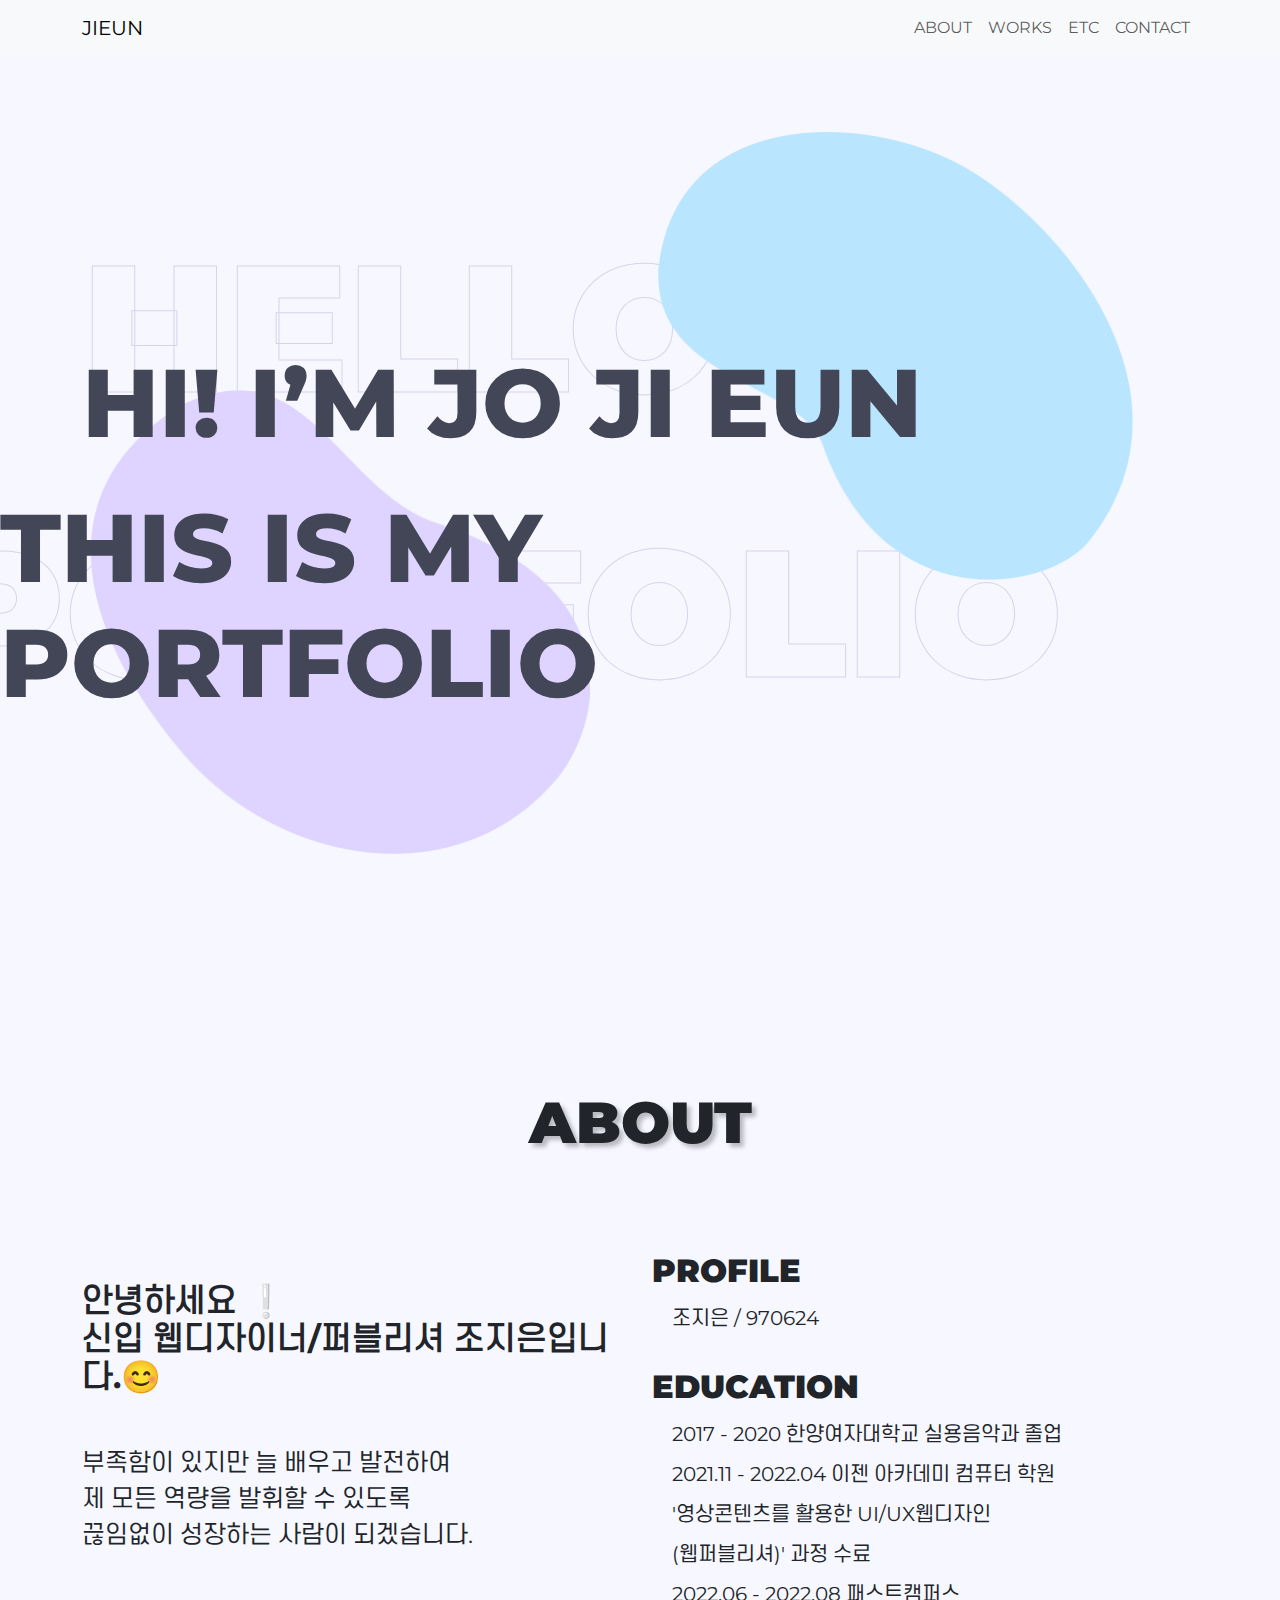
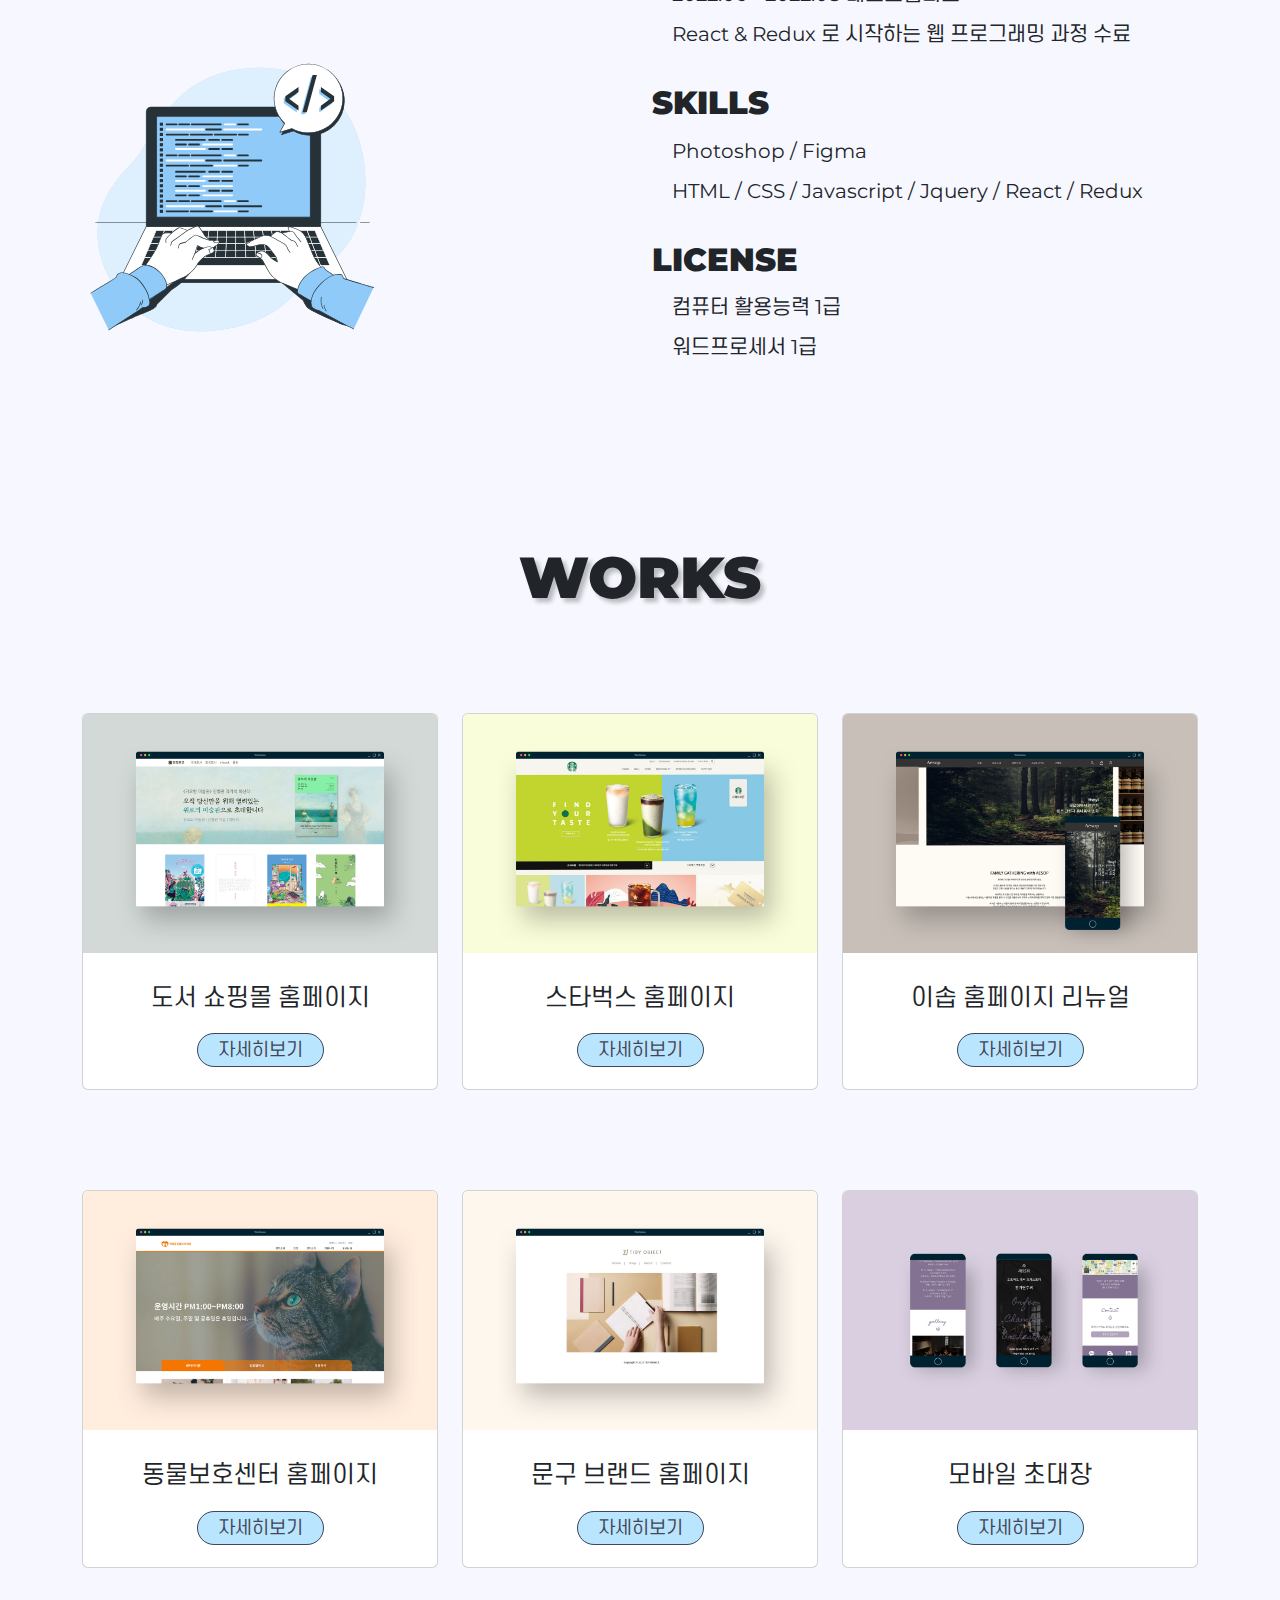
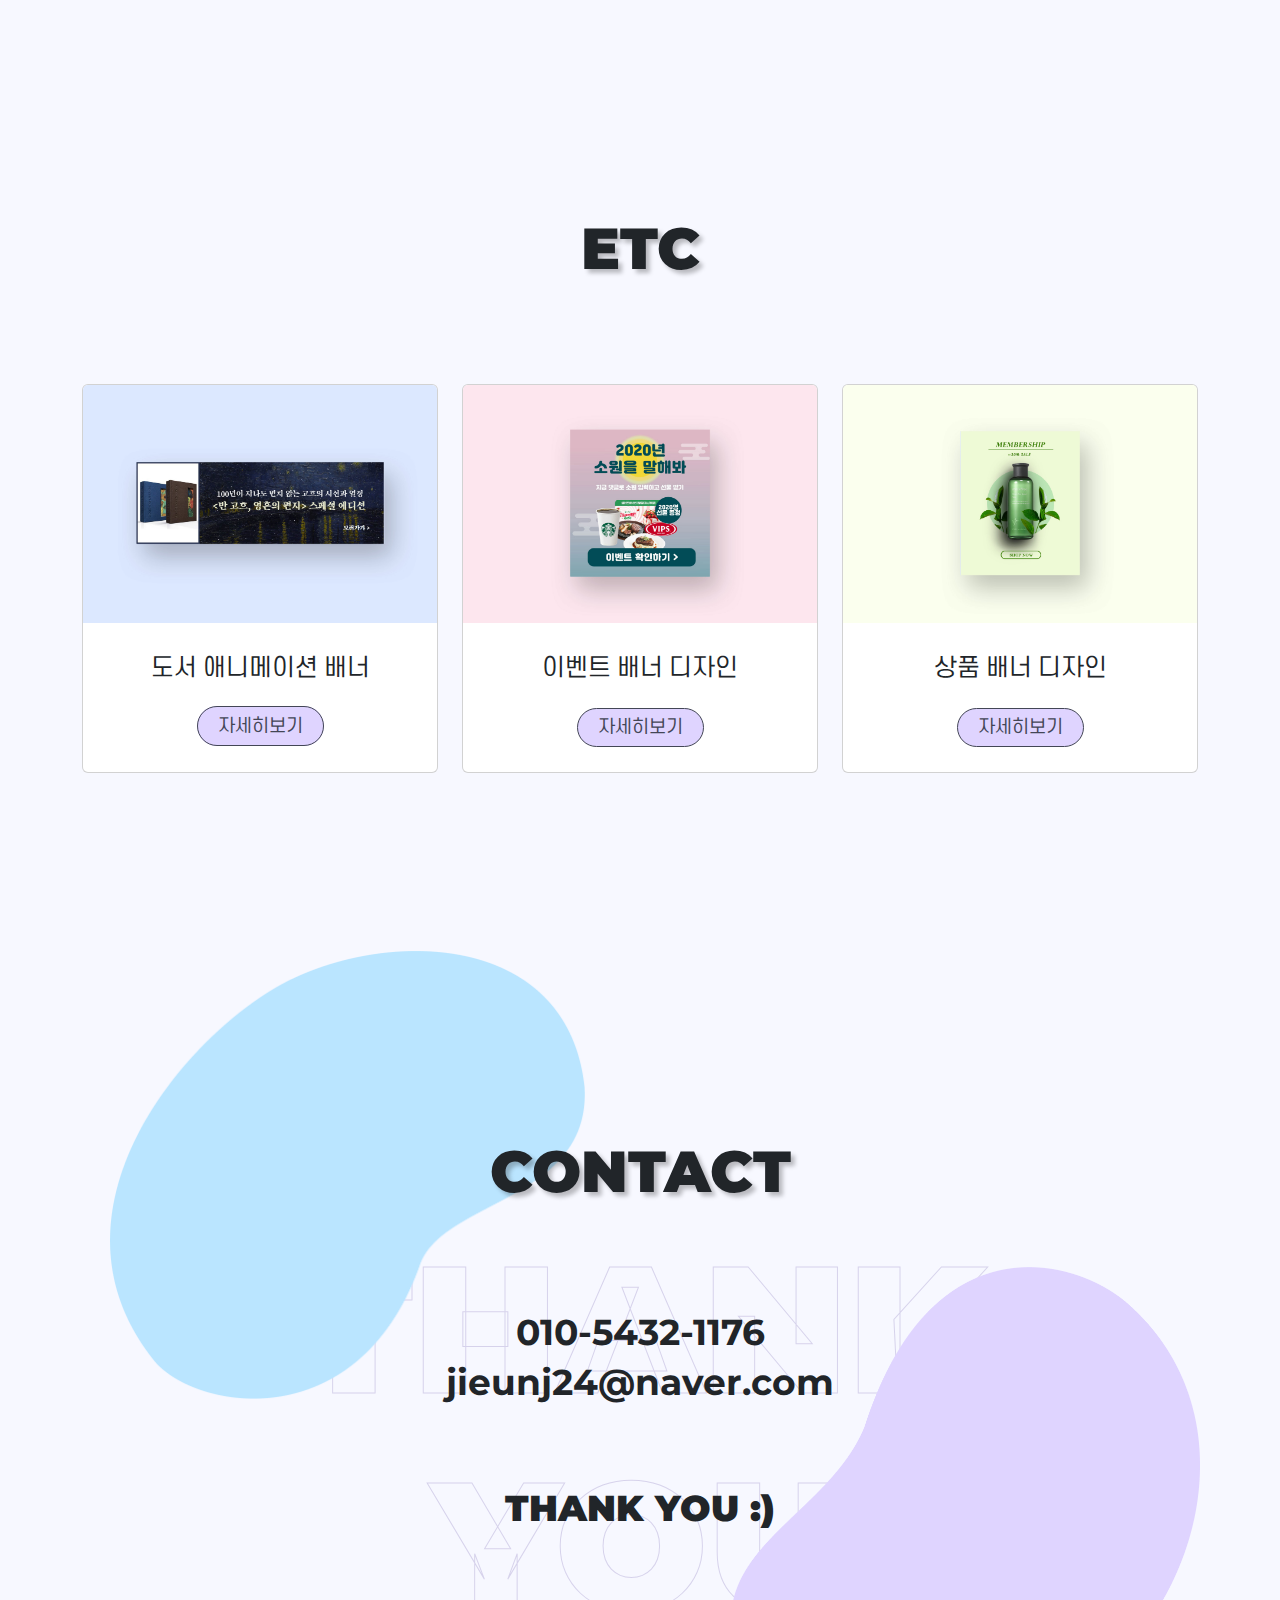
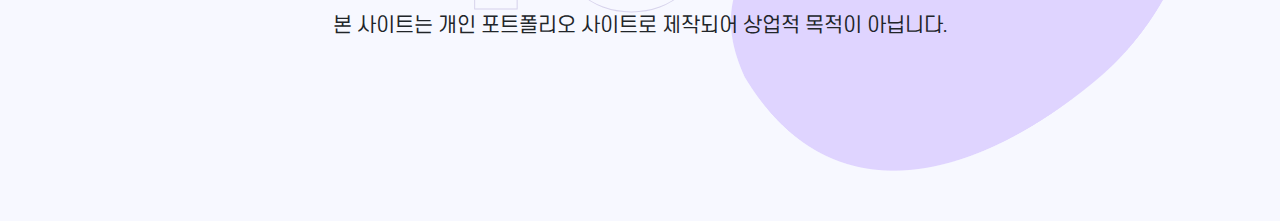
<file: index.html>
<!DOCTYPE html>
<html lang="en">
<head>
    <meta charset="UTF-8">
    <meta http-equiv="X-UA-Compatible" content="IE=edge">
    <meta name="viewport" content="width=device-width, initial-scale=1.0">
    <title>조지은의 포트폴리오</title>
    <link href="https://cdn.jsdelivr.net/npm/bootstrap@5.1.3/dist/css/bootstrap.min.css" rel="stylesheet">
    <script src="https://cdn.jsdelivr.net/npm/bootstrap@5.1.3/dist/js/bootstrap.bundle.min.js"></script>
    <script src="https://ajax.googleapis.com/ajax/libs/jquery/3.5.1/jquery.min.js"></script>
    <link rel="stylesheet" href="./css/style.css">
    <link
    rel="stylesheet"
    href="https://cdnjs.cloudflare.com/ajax/libs/animate.css/4.1.1/animate.min.css"/>
    <link href="https://fonts.googleapis.com/css2?family=Montserrat:wght@400;500;700;900&display=swap" rel="stylesheet">
    <script src="js/main.js"></script>
    <meta property="og:image" content="./images/title-img.jpg">
    <meta property="og:title" content="조지은의 포트폴리오">
    <meta property="og:description" content="신입 웹디자이너/퍼블리셔 조지은의 포트폴리오입니다.">
  </head>
  <body>
    <header>
      <nav class="navbar navbar-expand-sm bg-light navbar-light fixed-top">
        <div class="container">
          <a class="navbar-brand" href="./">JIEUN</a>
          <button class="navbar-toggler" type="button" data-bs-toggle="collapse" data-bs-target="#collapsibleNavbar">
            <span class="navbar-toggler-icon"></span>
          </button>
          <div class="collapse navbar-collapse" id="collapsibleNavbar">
            <ul class="navbar-nav ms-auto">
              <li class="nav-item">
                <a class="nav-link" href="#about">ABOUT</a>
              </li>
              <li class="nav-item">
                <a class="nav-link" href="#works">WORKS</a>
              </li>
              <li class="nav-item">
                <a class="nav-link" href="#etc">ETC</a>
              </li>
              <li class="nav-item">
                <a class="nav-link" href="#contact">CONTACT</a>
              </li>
            </ul>
          </div>
        </div>
      </nav>              
    </header>


    <section id="home">
        <div class="container">
          <div class="title-group">
            <h1>HELLO</h1>
            <h1>PORTFOLIO</h1>
          </div>
          <div class="elipse">
            <img src="./images/elipse-pupple.png" alt="elipse1">
            <img src="./images/elipse-blue.png" alt="elipse2">
          </div>
          <div class="title-text">
            <h1 class="animate__animated animate__slideInLeft" >HI! I’M <span>JO JI EUN</span></h1>
            <h1 class="animate__animated animate__slideInRight" >THIS IS MY <span>PORTFOLIO</span></h1>
          </div>
        </div>
    </section>

    <section id="about">
      <div class="container py-5">
          <h1 class="mb-4 text-center animate__animated animate__fadeInDown">ABOUT</h1>
          <div class="row">
            <div class="col-sm-6 about-info1">
              <h2 class="animate__animated animate__pulse animate__infinite">
                안녕하세요 ❕<br>
                신입 웹디자이너/퍼블리셔 조지은입니다.😊
              </h2>
              <p>
                부족함이 있지만 늘 배우고 발전하여 <br>
                제 모든 역량을 발휘할 수 있도록 <br>
                끊임없이 성장하는 사람이 되겠습니다.
              </p>
              <div class="about-info-img">
                <img src="./images/Hand coding-bro.svg" alt="hand-img">
              </div>
            </div>
            
            <div class="col-sm-6 about-info2">
              <div class="about-text">
                <h2>PROFILE</h2>
                <p>조지은 / 970624</p>
              </div>
              <div class="about-text">
                <h2>EDUCATION</h2>
                <p>
                  2017 - 2020 한양여자대학교 실용음악과 졸업<br>
                  2021.11 - 2022.04 이젠 아카데미 컴퓨터 학원<br>
                  '영상콘텐츠를 활용한 UI/UX웹디자인<br>
                  (웹퍼블리셔)' 과정 수료<br>
                  2022.06 - 2022.08 패스트캠퍼스 <br>
                  React & Redux 로 시작하는 웹 프로그래밍 과정 수료
                </p>
              </div>
              <div class="about-text">
                <h2>SKILLS</h2>
                <p>
                  Photoshop / Figma <br>
                  HTML / CSS / Javascript / Jquery / React / Redux
                </p>
              </div>
              <div class="about-text">
                <h2>LICENSE</h2>
                <p>
                  컴퓨터 활용능력 1급 <br>
                  워드프로세서 1급
                </p>
              </div>
            </div>
          </div><!-- row -->
      </div><!-- container -->
    </section>

    <section id="works">
      <div class="container py-5">
        <h1 class="text-center animate__animated animate__fadeInDown">WORKS</h1>
        <div class="row">
          <div class="col-sm-4">
            <div class="card p-0">
              <a href="./sub-yeonheebooks.html" class="img-box" target="blank"><img src="./images/yeonheebooks.jpg" alt="Card image" class="card-img-top"></a>
              <div class="card-body text-center">
                <h4 class="card-title">도서 쇼핑몰 홈페이지</h4>
                <a href="./sub-yeonheebooks.html" class="works-btn" target="blank">자세히보기</a>
              </div>
            </div><!--card-->
          </div><!--col-sm-4-->

          <div class="col-sm-4">
            <div class="card p-0">
              <a href="./sub-starbucks.html" class="img-box" target="blank"><img src="./images/starbucks.jpg" alt="Card image" class="card-img-top"></a>
              <div class="card-body text-center">
                <h4 class="card-title">스타벅스 홈페이지</h4>
                <a href="./sub-starbucks.html" class="works-btn" target="blank">자세히보기</a>
              </div>
            </div><!--card-->
          </div><!--col-sm-4-->

          <div class="col-sm-4">
            <div class="card p-0">
              <a href="./sub-aesop.html" class="img-box" target="blank"><img src="./images/aesop.jpg" alt="Card image" class="card-img-top"></a>
              <div class="card-body text-center">
                <h4 class="card-title">이솝 홈페이지 리뉴얼</h4>
                <a href="./sub-aesop.html" class="works-btn" target="blank">자세히보기</a>
              </div>
            </div><!--card-->
          </div><!--col-sm-4-->

          <div class="col-sm-4">
            <div class="card p-0">
              <a href="./sub-hanmaum.html" class="img-box" target="blank"><img src="./images/animals.jpg" alt="Card image" class="card-img-top"></a>
              <div class="card-body text-center">
                <h4 class="card-title">동물보호센터 홈페이지</h4>
                <a href="./sub-hanmaum.html" class="works-btn" target="blank">자세히보기</a>
              </div>
            </div><!--card-->
          </div><!--col-sm-4-->

          <div class="col-sm-4">
            <div class="card p-0">
              <a href="./sub-tidy.html" class="img-box" target="blank"><img src="./images/tidy.jpg" alt="Card image" class="card-img-top"></a>
              <div class="card-body text-center">
                <h4 class="card-title">문구 브랜드 홈페이지</h4>
                <a href="./sub-tidy.html" class="works-btn" target="blank">자세히보기</a>
              </div>
            </div><!--card-->
          </div><!--col-sm-4-->

          <div class="col-sm-4">
            <div class="card p-0">
              <a href="./sub-concert.html" class="img-box" target="blank"><img src="./images/concert.jpg" alt="Card image" class="card-img-top"></a>
              <div class="card-body text-center">
                <h4 class="card-title">모바일 초대장</h4>
                <a href="./sub-concert.html" class="works-btn" target="blank">자세히보기</a>
              </div>
            </div><!--card-->
          </div><!--col-sm-4-->
        </div><!--row-->
      </div><!-- container -->
    </section>

    <section id="etc">
      <div class="container py-5">
        <h1 class="text-center animate__animated animate__fadeInDown">ETC</h1>
        <div class="row">
          <div class="col-sm-4">
            <div class="card p-0">
              <a href="https://zlrlo24.github.io/gogh-book/" class="img-box" target="blank"><img src="./images/book-banner.jpg" alt="Card image" class="card-img-top"></a>
              <div class="card-body text-center book">
                <h4 class="card-title">도서 애니메이션 배너</h4>
                <a href="https://zlrlo24.github.io/gogh-book/" class="etc-btn" target="blank">자세히보기</a>
              </div>
            </div><!--card-->
          </div><!--col-sm-4-->

          <div class="col-sm-4">
            <div class="card p-0">
              <a href="#" class="img-box" target="blank"><img src="./images/event-banner.jpg" alt="Card image" class="card-img-top"></a>
              <div class="card-body text-center">
                <h4 class="card-title">이벤트 배너 디자인</h4>
                <button type="button" class="etc-btn" data-bs-toggle="modal" data-bs-target="#myModal1">
                  자세히보기
                </button>
              </div>
            </div><!--card-->

            <div class="modal" id="myModal1">
              <div class="modal-dialog">
                <div class="modal-content">
                  <!-- Modal Header -->
                  <div class="modal-header">
                    <h4 class="modal-title">이벤트 배너 디자인</h4>
                    <button type="button" class="btn-close" data-bs-dismiss="modal"></button>
                  </div>
                  <!-- Modal body -->
                  <div class="modal-body">
                    <img src="./images/event.jpg" alt="hux">
                  </div>
                </div>
              </div>
            </div>
          </div><!--col-sm-4-->

          <div class="col-sm-4">
            <div class="card p-0">
              <a href="#" class="img-box" target="blank"><img src="./images/skin-banner.jpg" alt="Card image" class="card-img-top"></a>
              <div class="card-body text-center">
                <h4 class="card-title">상품 배너 디자인</h4>
                <button type="button" class="etc-btn" data-bs-toggle="modal" data-bs-target="#myModal2">
                  자세히보기
                </button>
              </div>
            </div><!--card-->
            
            <!-- The Modal -->
            <div class="modal" id="myModal2">
              <div class="modal-dialog">
                <div class="modal-content">
                  <!-- Modal Header -->
                  <div class="modal-header">
                    <h4 class="modal-title">상품 배너 디자인</h4>
                    <button type="button" class="btn-close" data-bs-dismiss="modal"></button>
                  </div>
                  <!-- Modal body -->
                  <div class="modal-body">
                    <img src="./images/skin.jpg" alt="skin">
                  </div>
                </div>
              </div>
            </div>
          </div><!--col-sm-4-->
        </div><!--row-->
      </div><!-- container -->
    </section>



    <section id="contact">
      <div class="container">
        <div class="title-group">
          <h1 class="text-center">THANK YOU</h1>
        </div>
        <div class="elipse">
          <img src="./images/elipse-blue-h.png" alt="elipse1">
          <img src="./images/elipse-pupple-h.png" alt="elipse2">
        </div>
        <div class="title-text text-center">
          <h1 class="animate__animated animate__fadeInDown">CONTACT</h1>
          <h3>
            010-5432-1176 <br>
            jieunj24@naver.com
          </h3>
          <h2 class="animate__animated animate__bounceIn animate__infinite animate__slow">THANK YOU :)</h2>
          <p>본 사이트는 개인 포트폴리오 사이트로 제작되어 상업적 목적이 아닙니다.</p>
        </div>
      </div>    
    </section>

    <a href="#" class="top-btn"><img src="./images/top-btn.svg" alt="위로가기"></a>


</body>
</html>
</file>
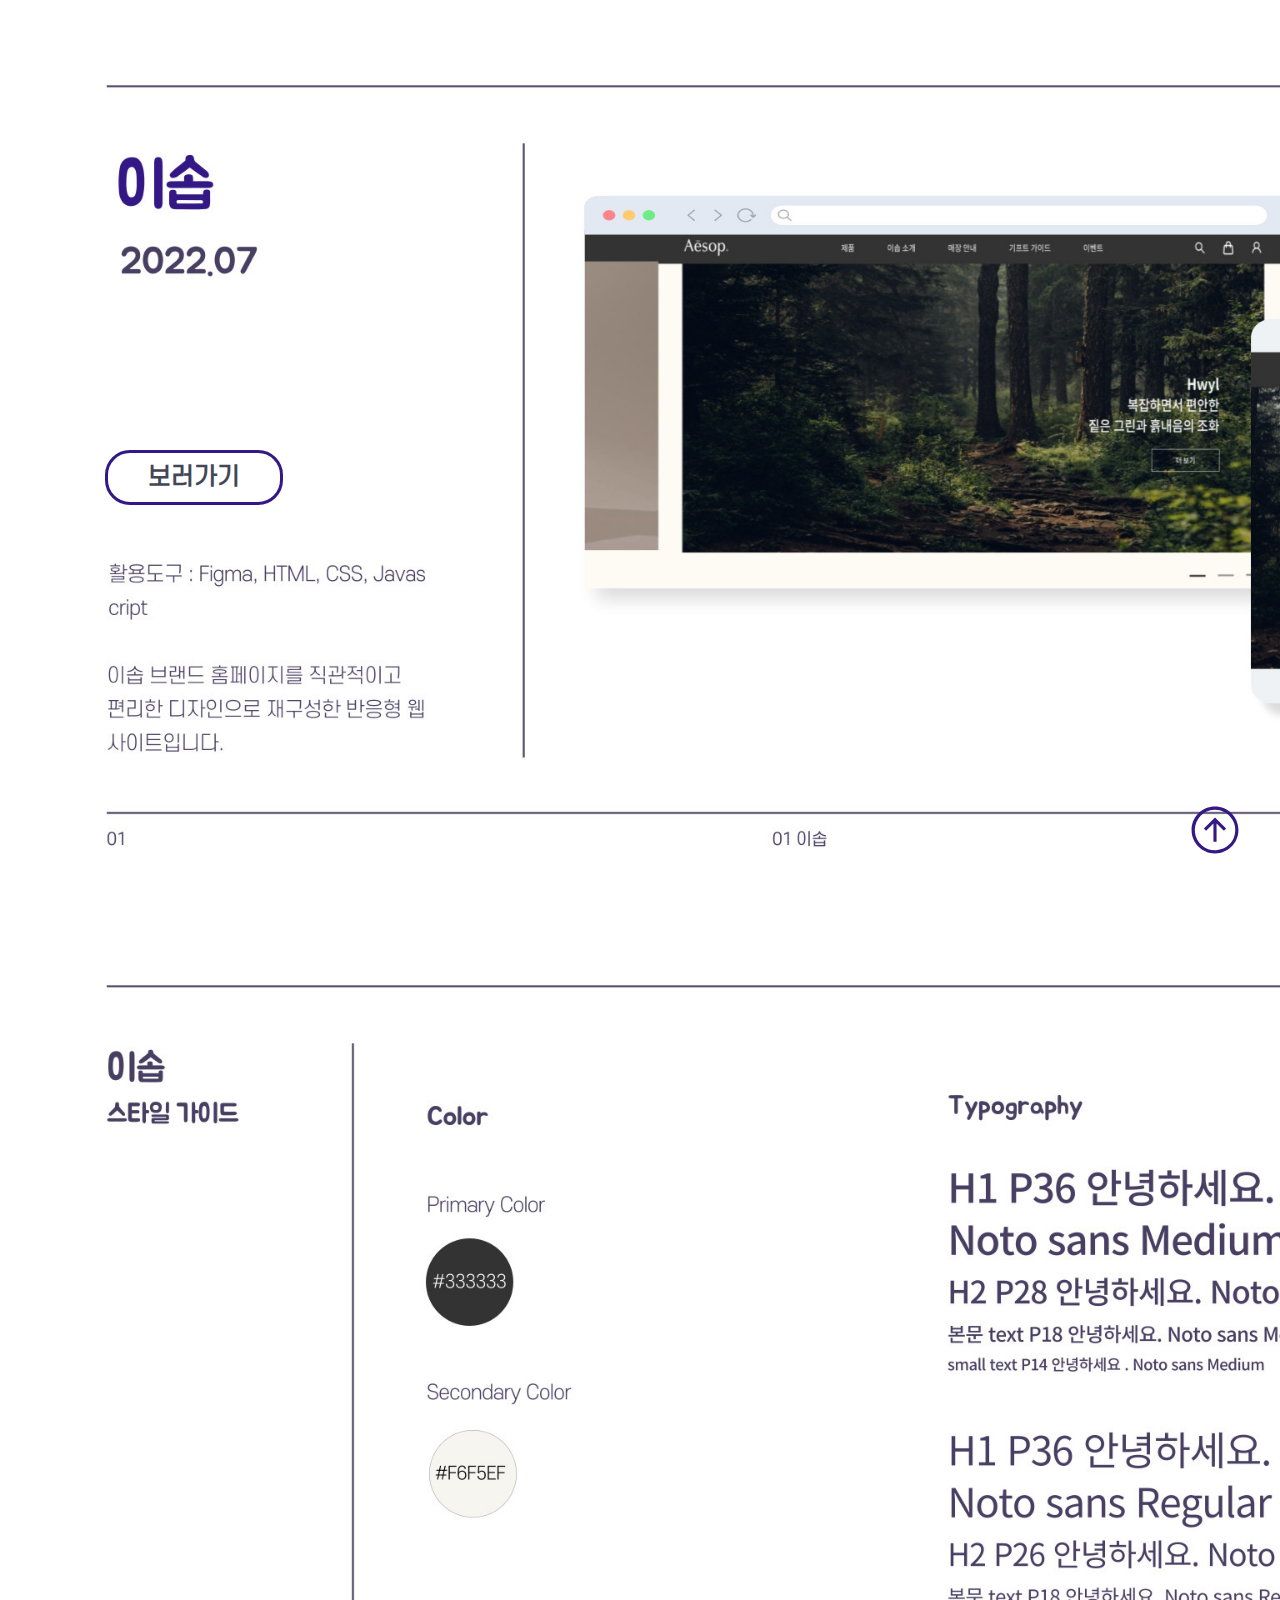
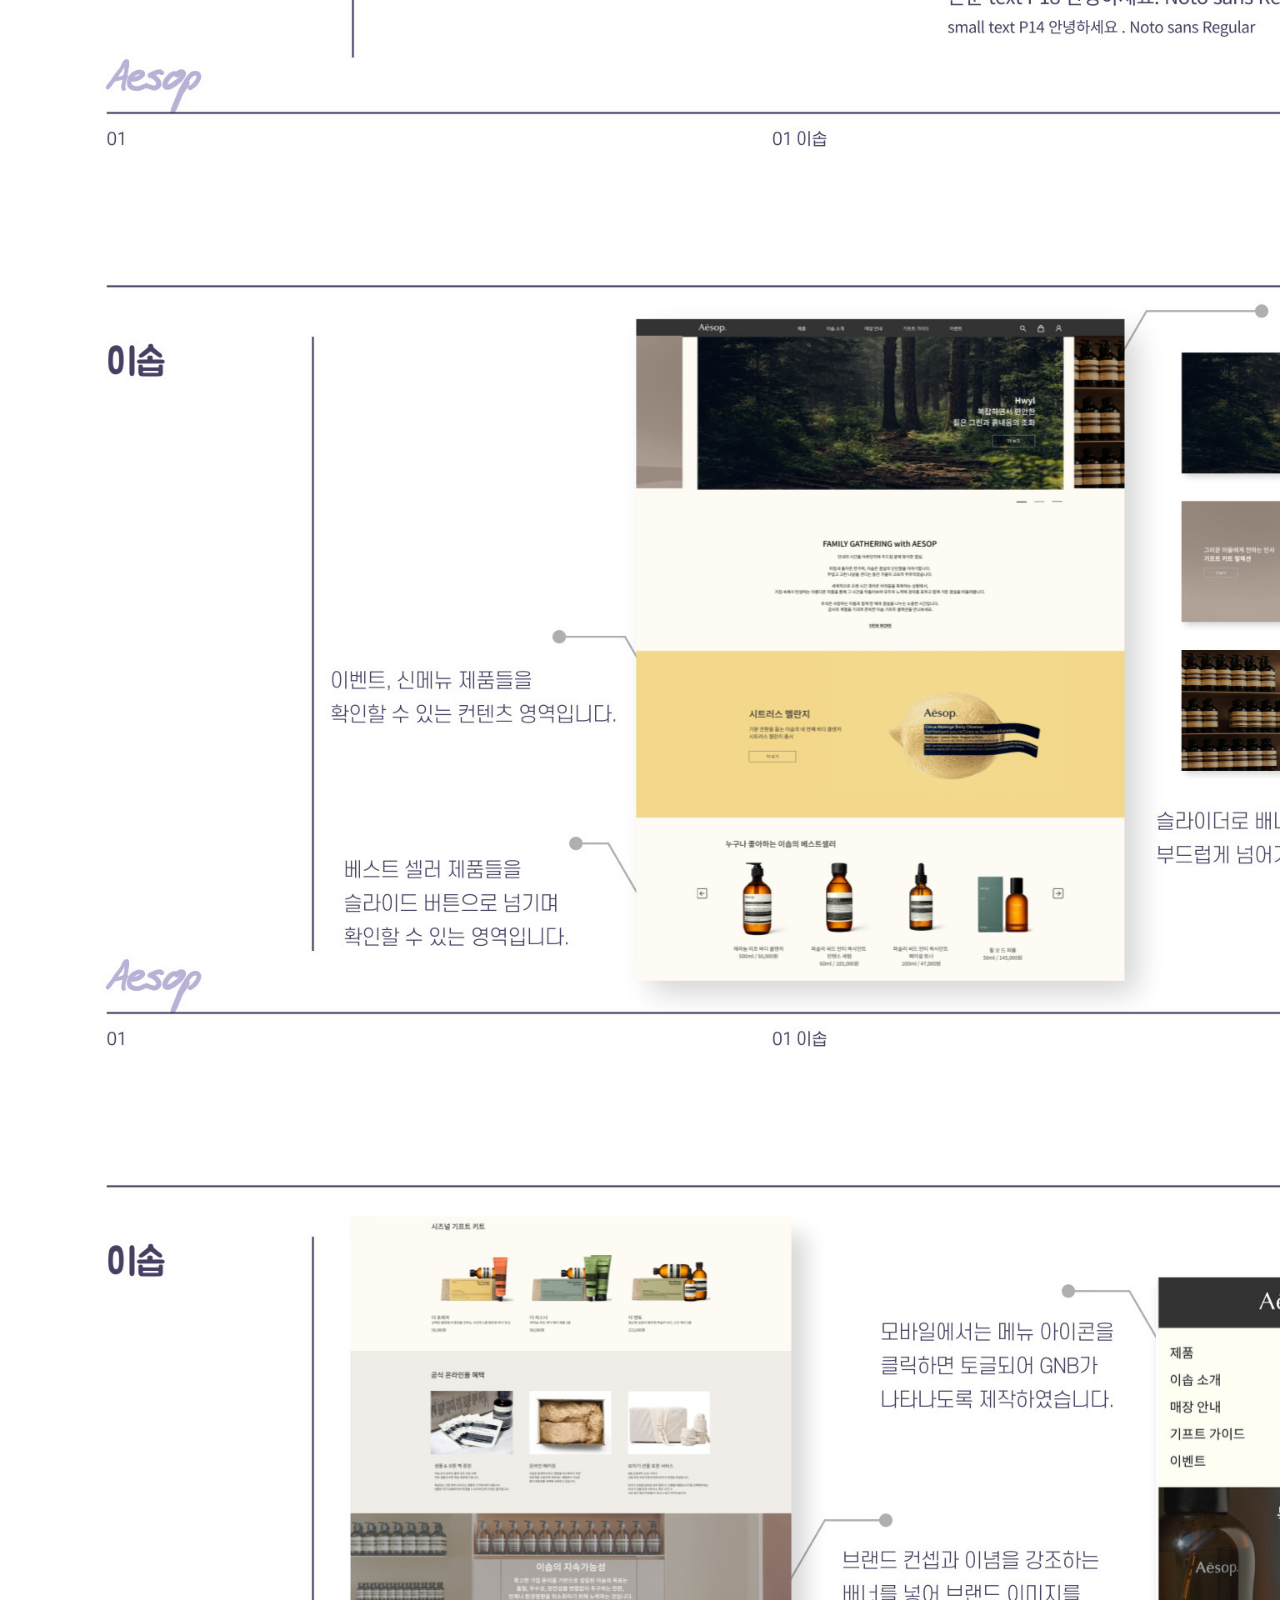
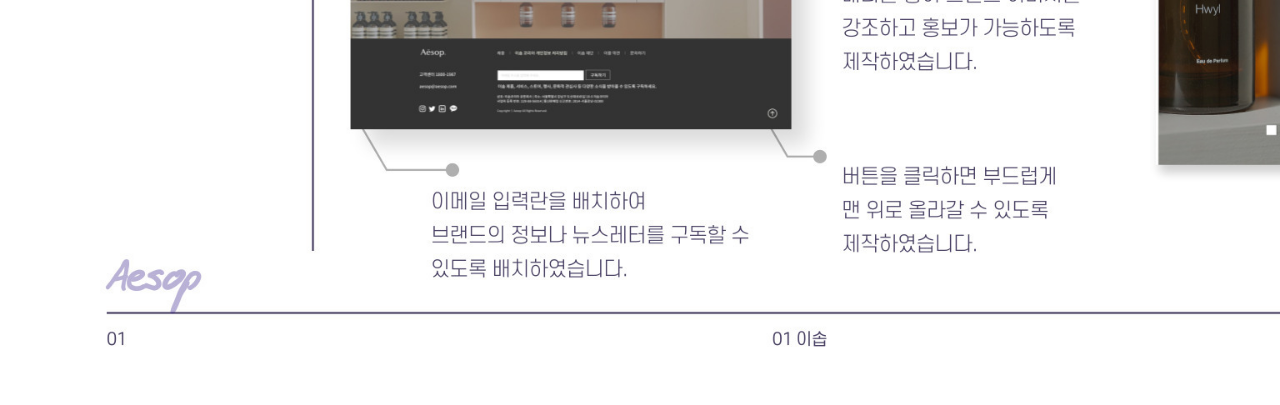
<file: sub-aesop.html>
<!DOCTYPE html>
<html lang="en">
<head>
    <meta charset="UTF-8">
    <meta http-equiv="X-UA-Compatible" content="IE=edge">
    <meta name="viewport" content="width=device-width, initial-scale=1.0">
    <title>이솝 홈페이지 리디자인</title>
    <link rel="stylesheet" href="./css/sub-style.css">
</head>
<body id="aesop">
    <div class="container">
        <a href="https://zlrlo24.github.io/aesop-home/" target="blank">보러가기</a>
        <img src="./images/aesop-info.jpg" alt="aesop">
    </div>
    <a href="#" class="top-btn"><img src="./images/top-btn.svg" alt="위로가기"></a>
</body>
</html>
</file>
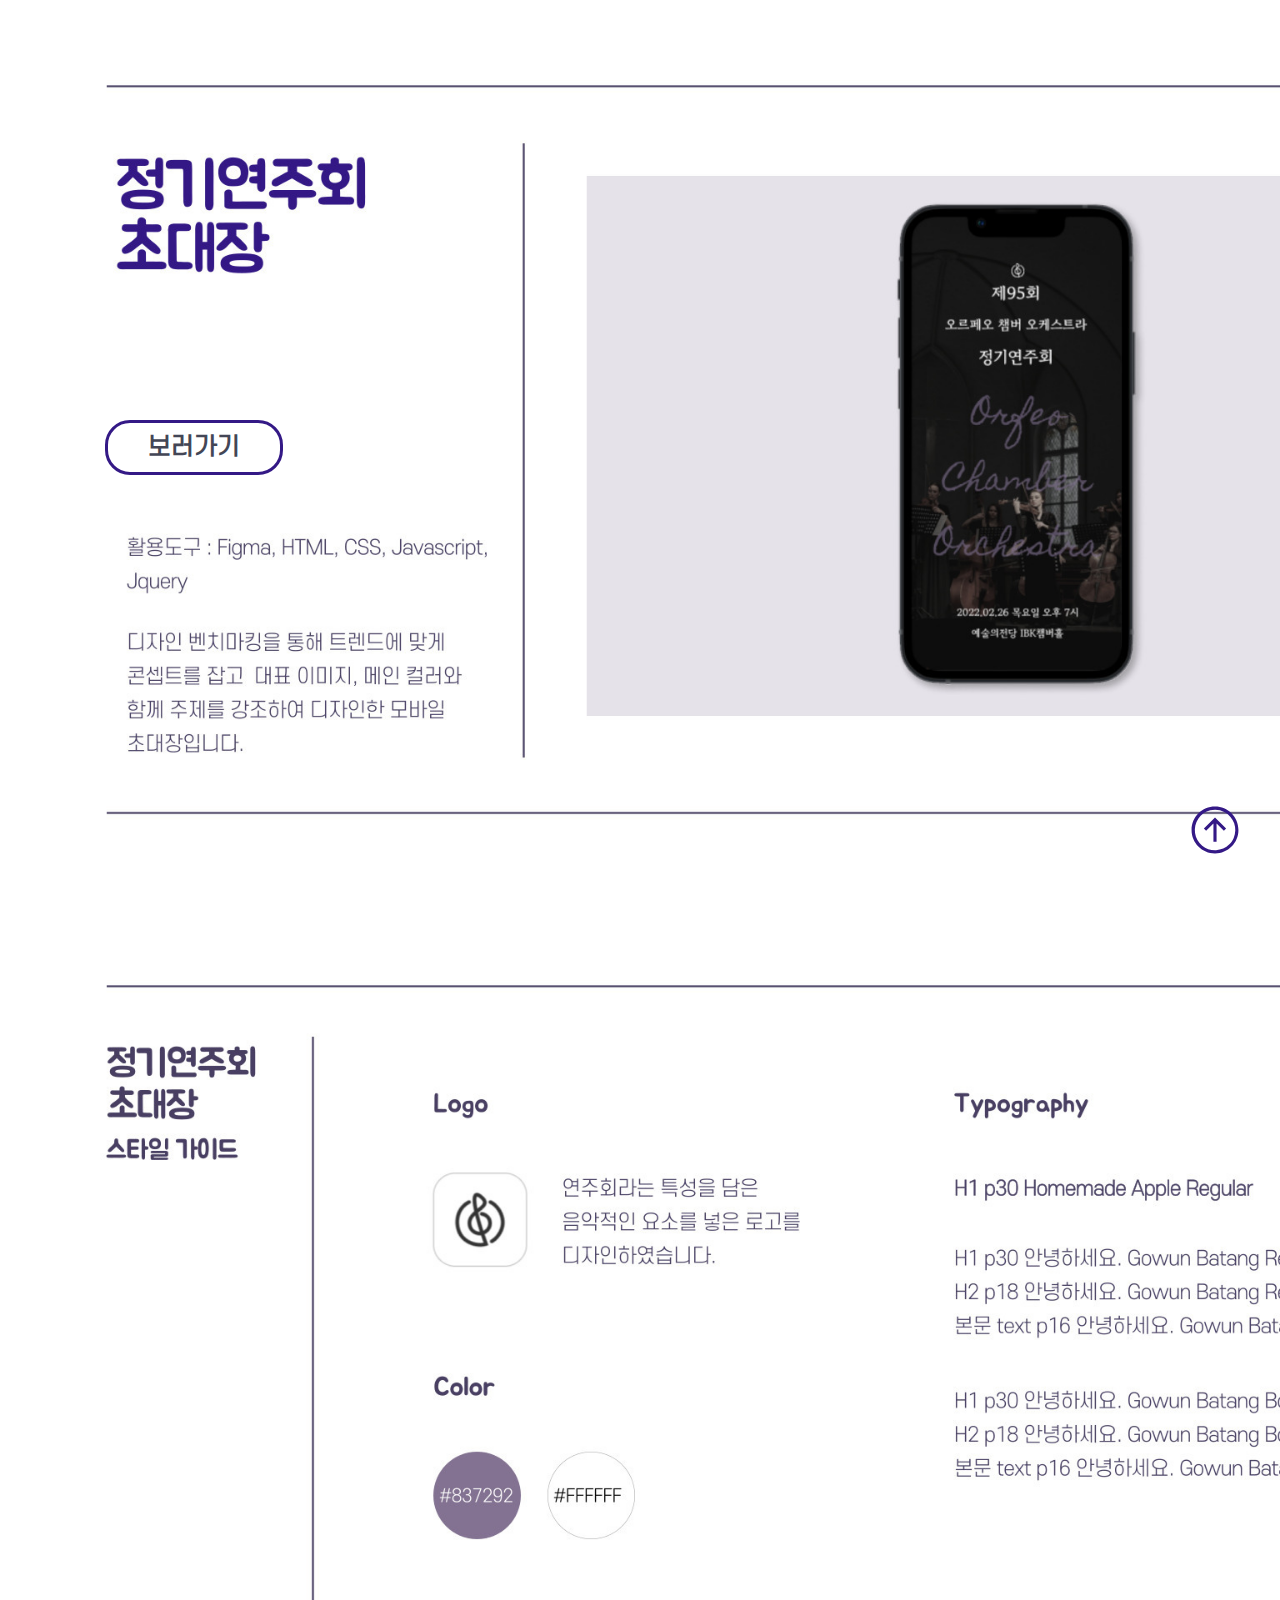
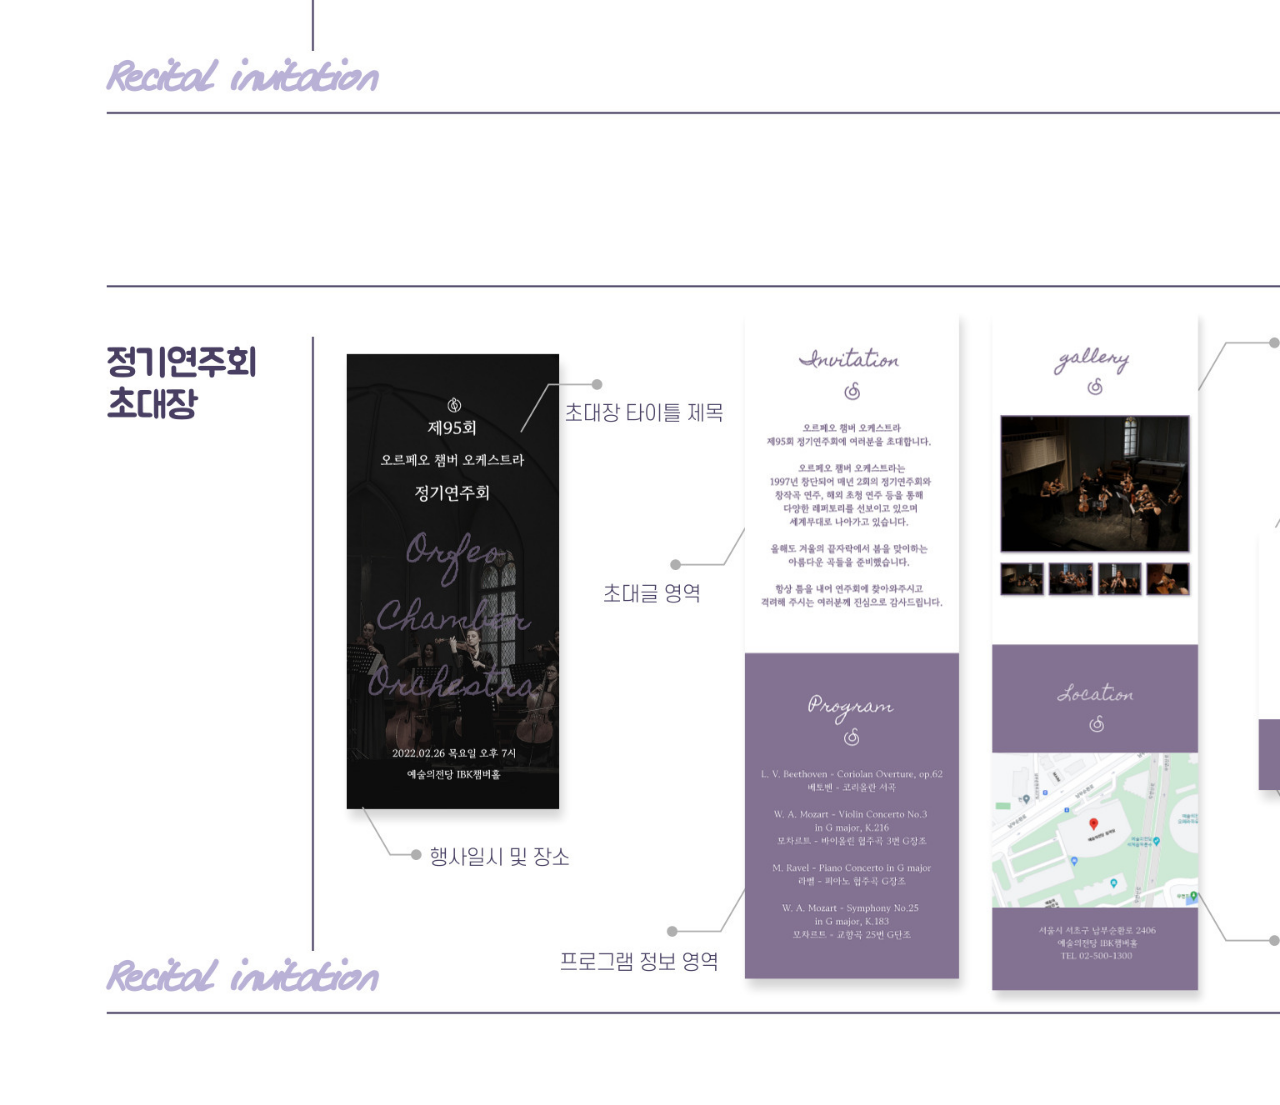
<file: sub-concert.html>
<!DOCTYPE html>
<html lang="en">
<head>
    <meta charset="UTF-8">
    <meta http-equiv="X-UA-Compatible" content="IE=edge">
    <meta name="viewport" content="width=device-width, initial-scale=1.0">
    <title>모바일 초대장</title>
    <link rel="stylesheet" href="./css/sub-style.css">
</head>
<body>
    <div class="container">
        <a href="https://zlrlo24.github.io/recital-invitation/" target="blank">보러가기</a>
        <img src="./images/concert-info.jpg" alt="concert">
    </div>
    <a href="#" class="top-btn"><img src="./images/top-btn.svg" alt="위로가기"></a>
</body>
</html>
</file>
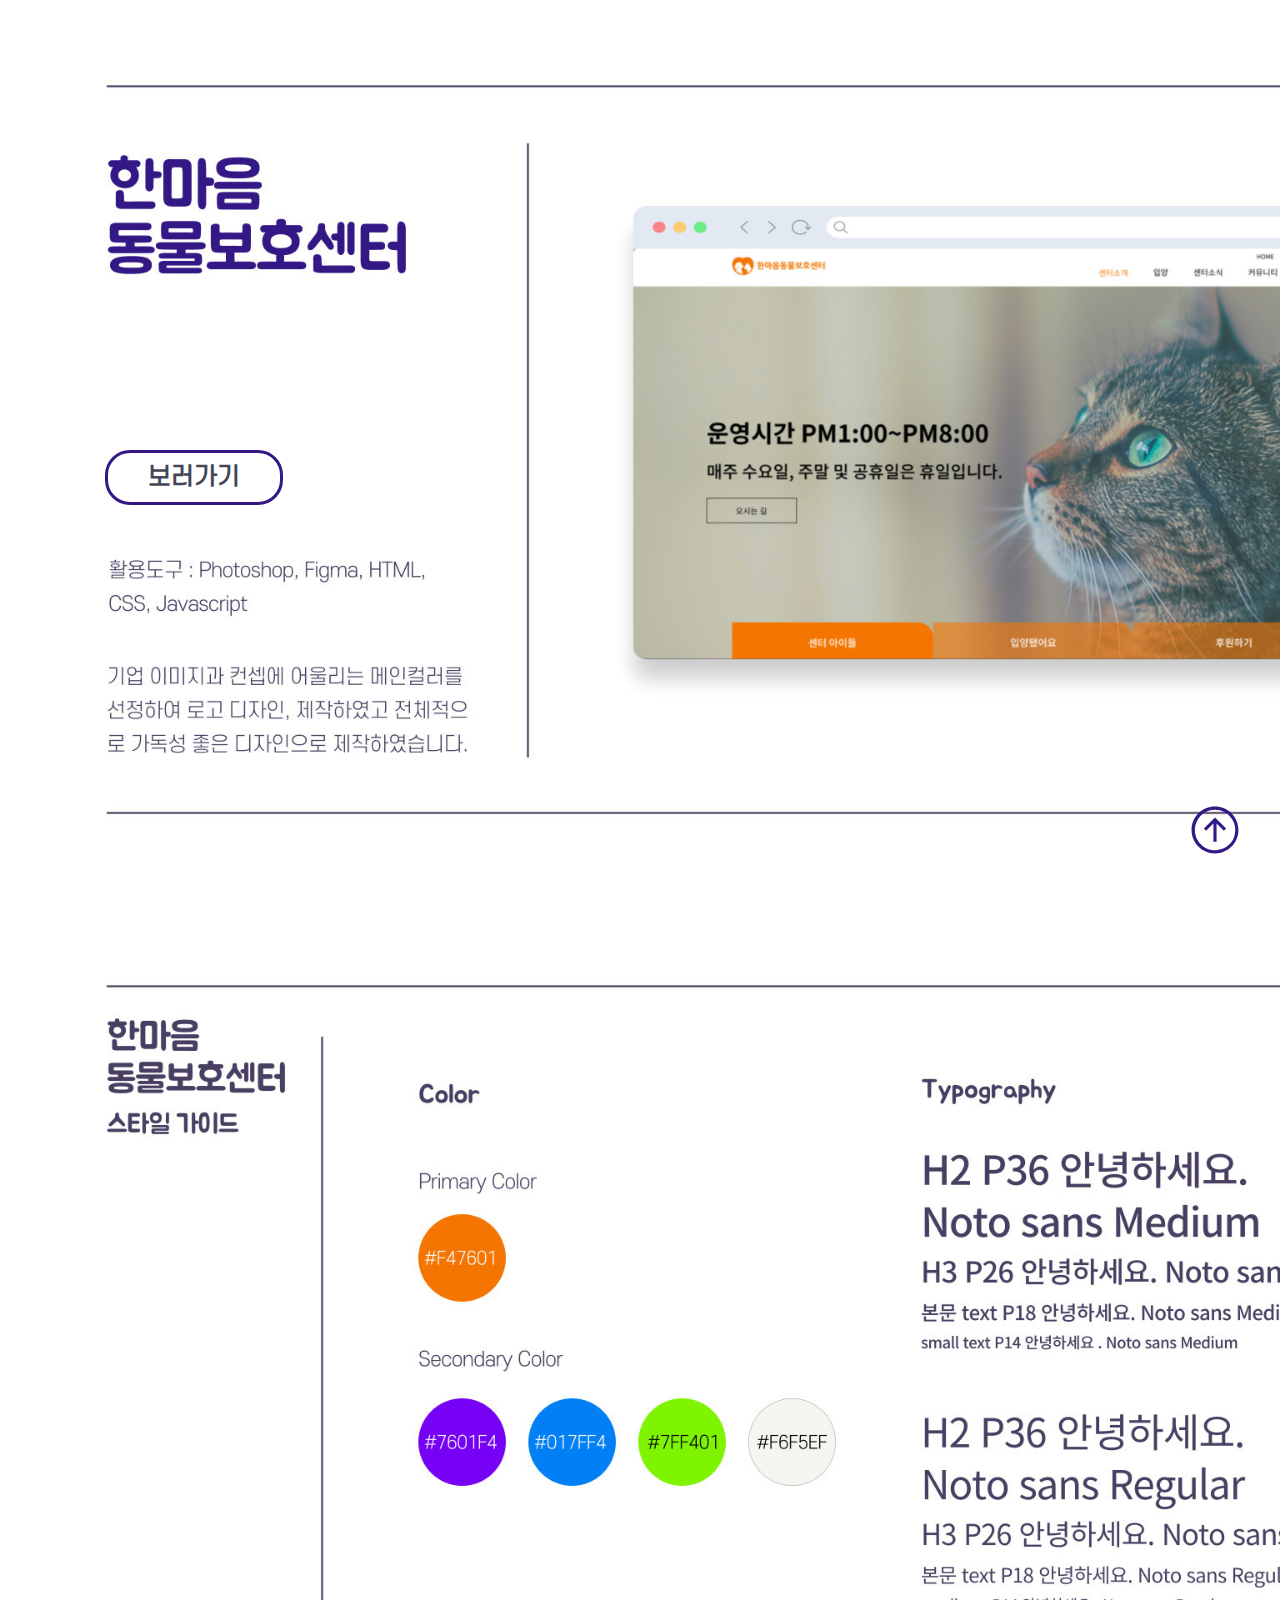
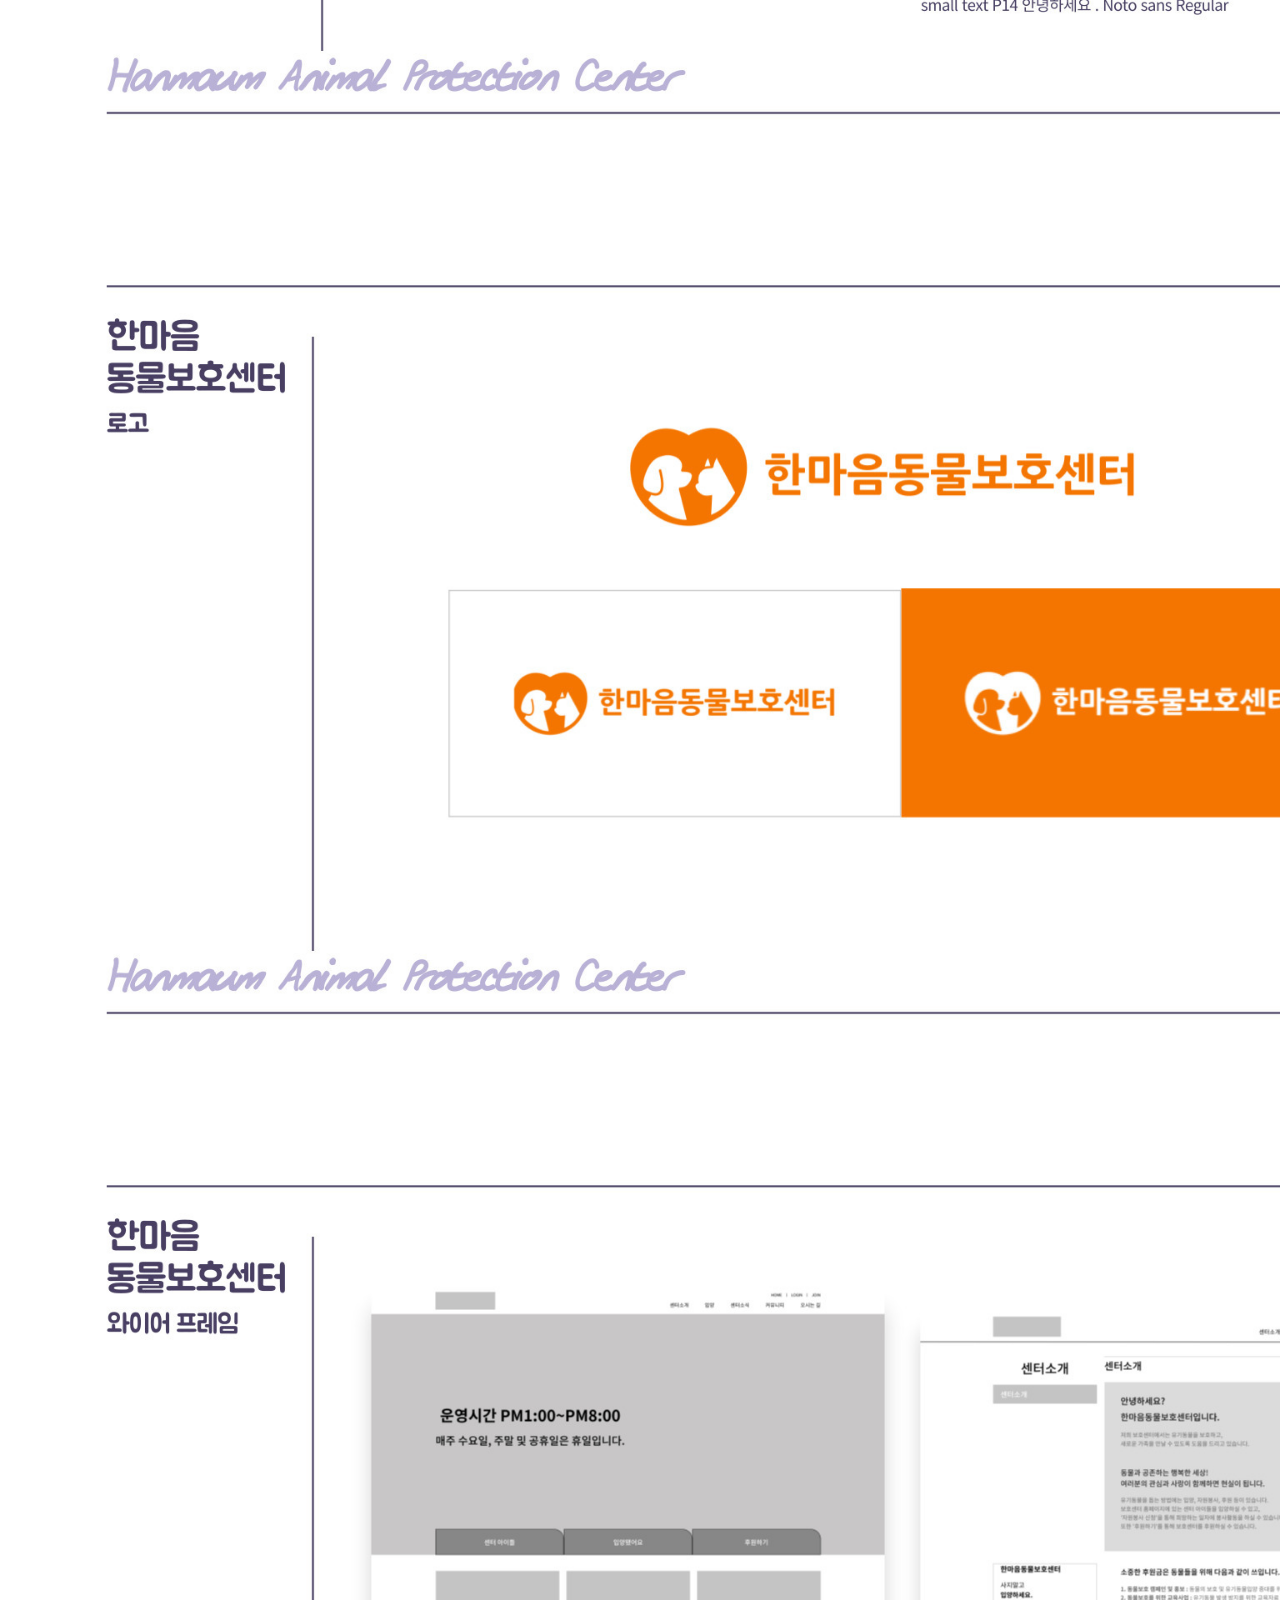
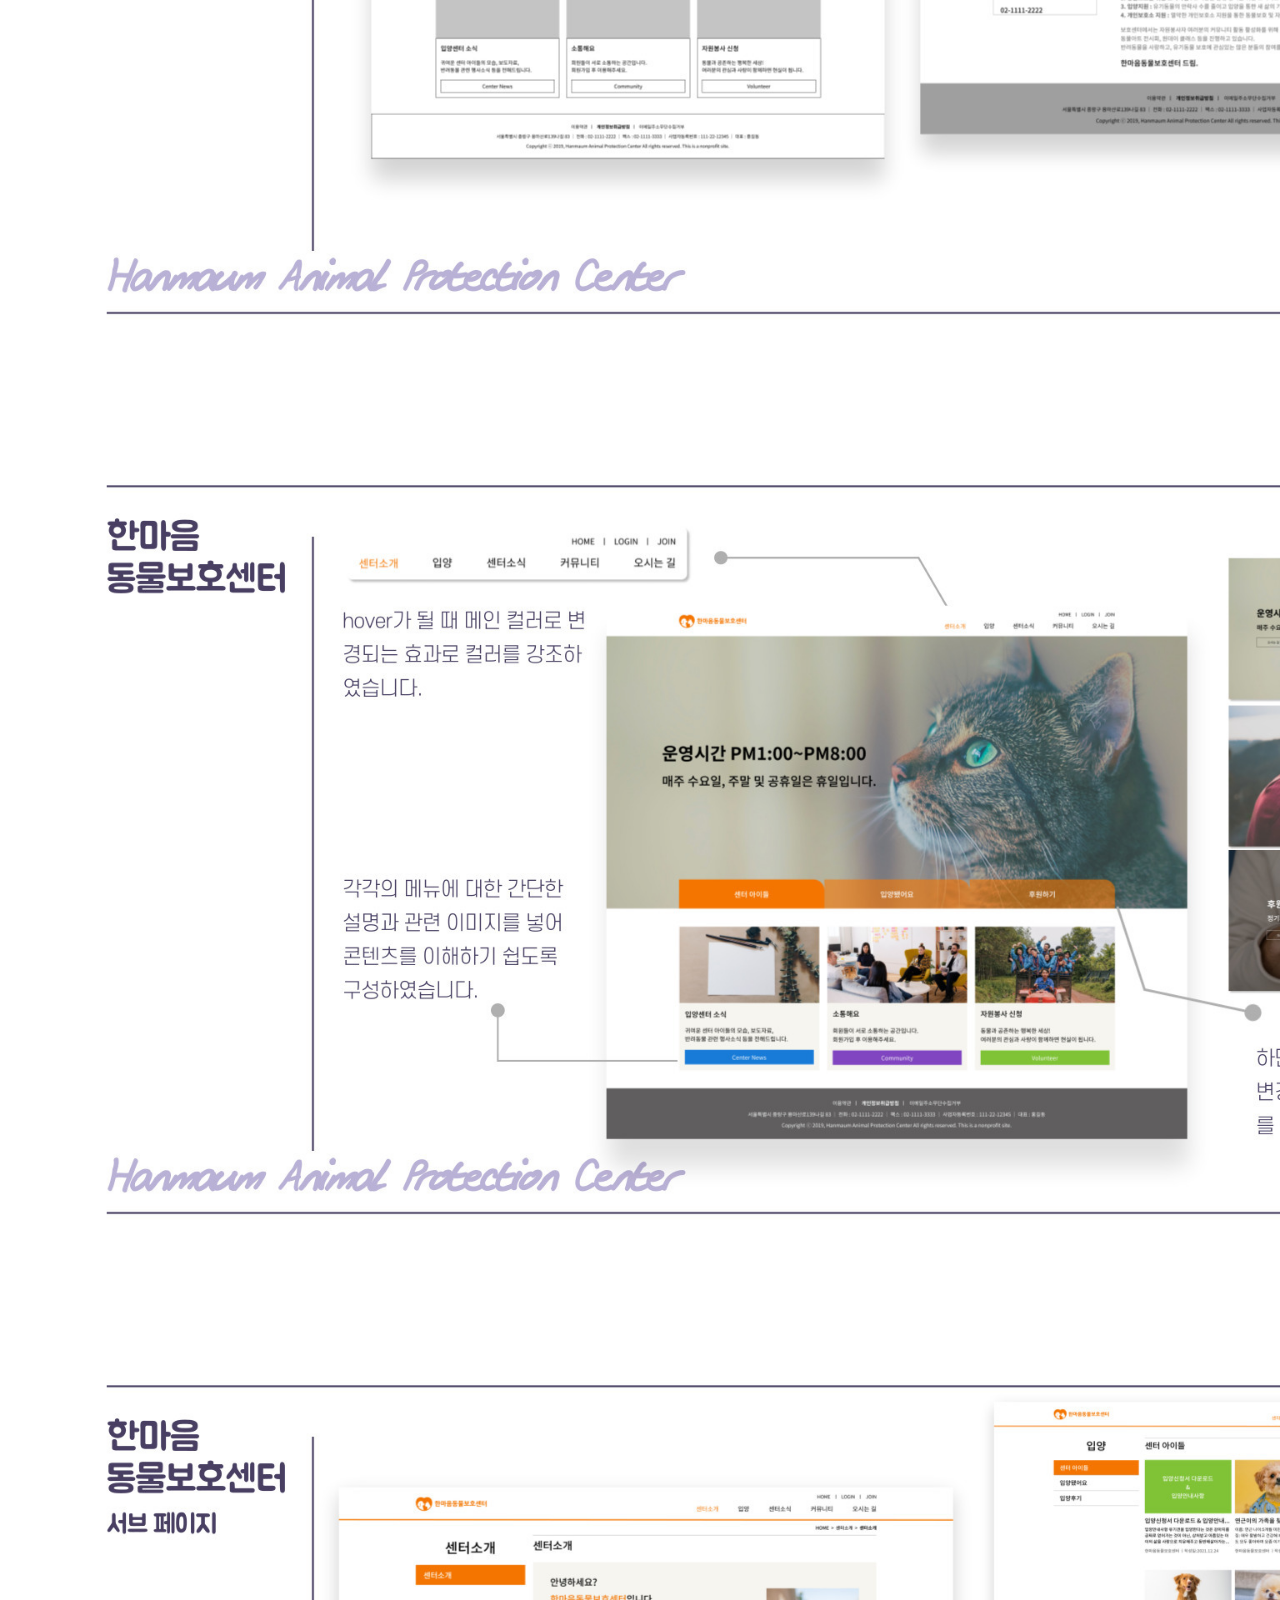
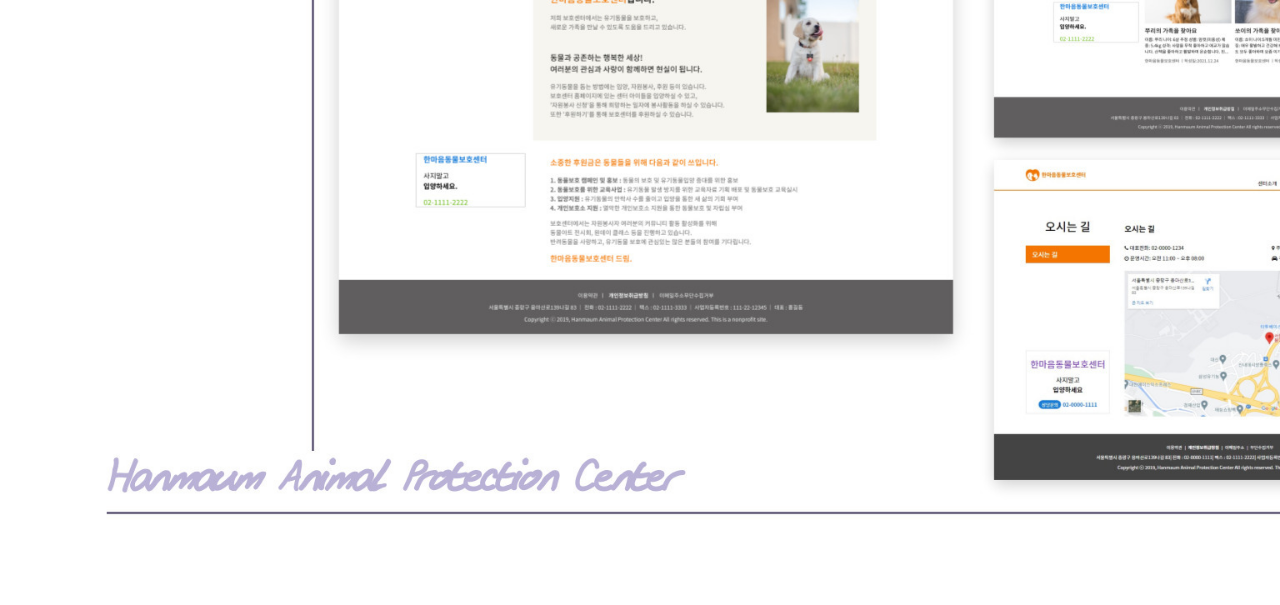
<file: sub-hanmaum.html>
<!DOCTYPE html>
<html lang="en">
<head>
    <meta charset="UTF-8">
    <meta http-equiv="X-UA-Compatible" content="IE=edge">
    <meta name="viewport" content="width=device-width, initial-scale=1.0">
    <title>동물보호센터 홈페이지</title>
    <link rel="stylesheet" href="./css/sub-style.css">
</head>
<body id="hanmaum">
    <div class="container">
        <a href="https://zlrlo24.github.io/Hanmaum-Center/" target="blank">보러가기</a>
        <img src="./images/hanmaum-info.jpg" alt="hanmaum">
    </div>
    <a href="#" class="top-btn"><img src="./images/top-btn.svg" alt="위로가기"></a>
</body>
</html>
</file>
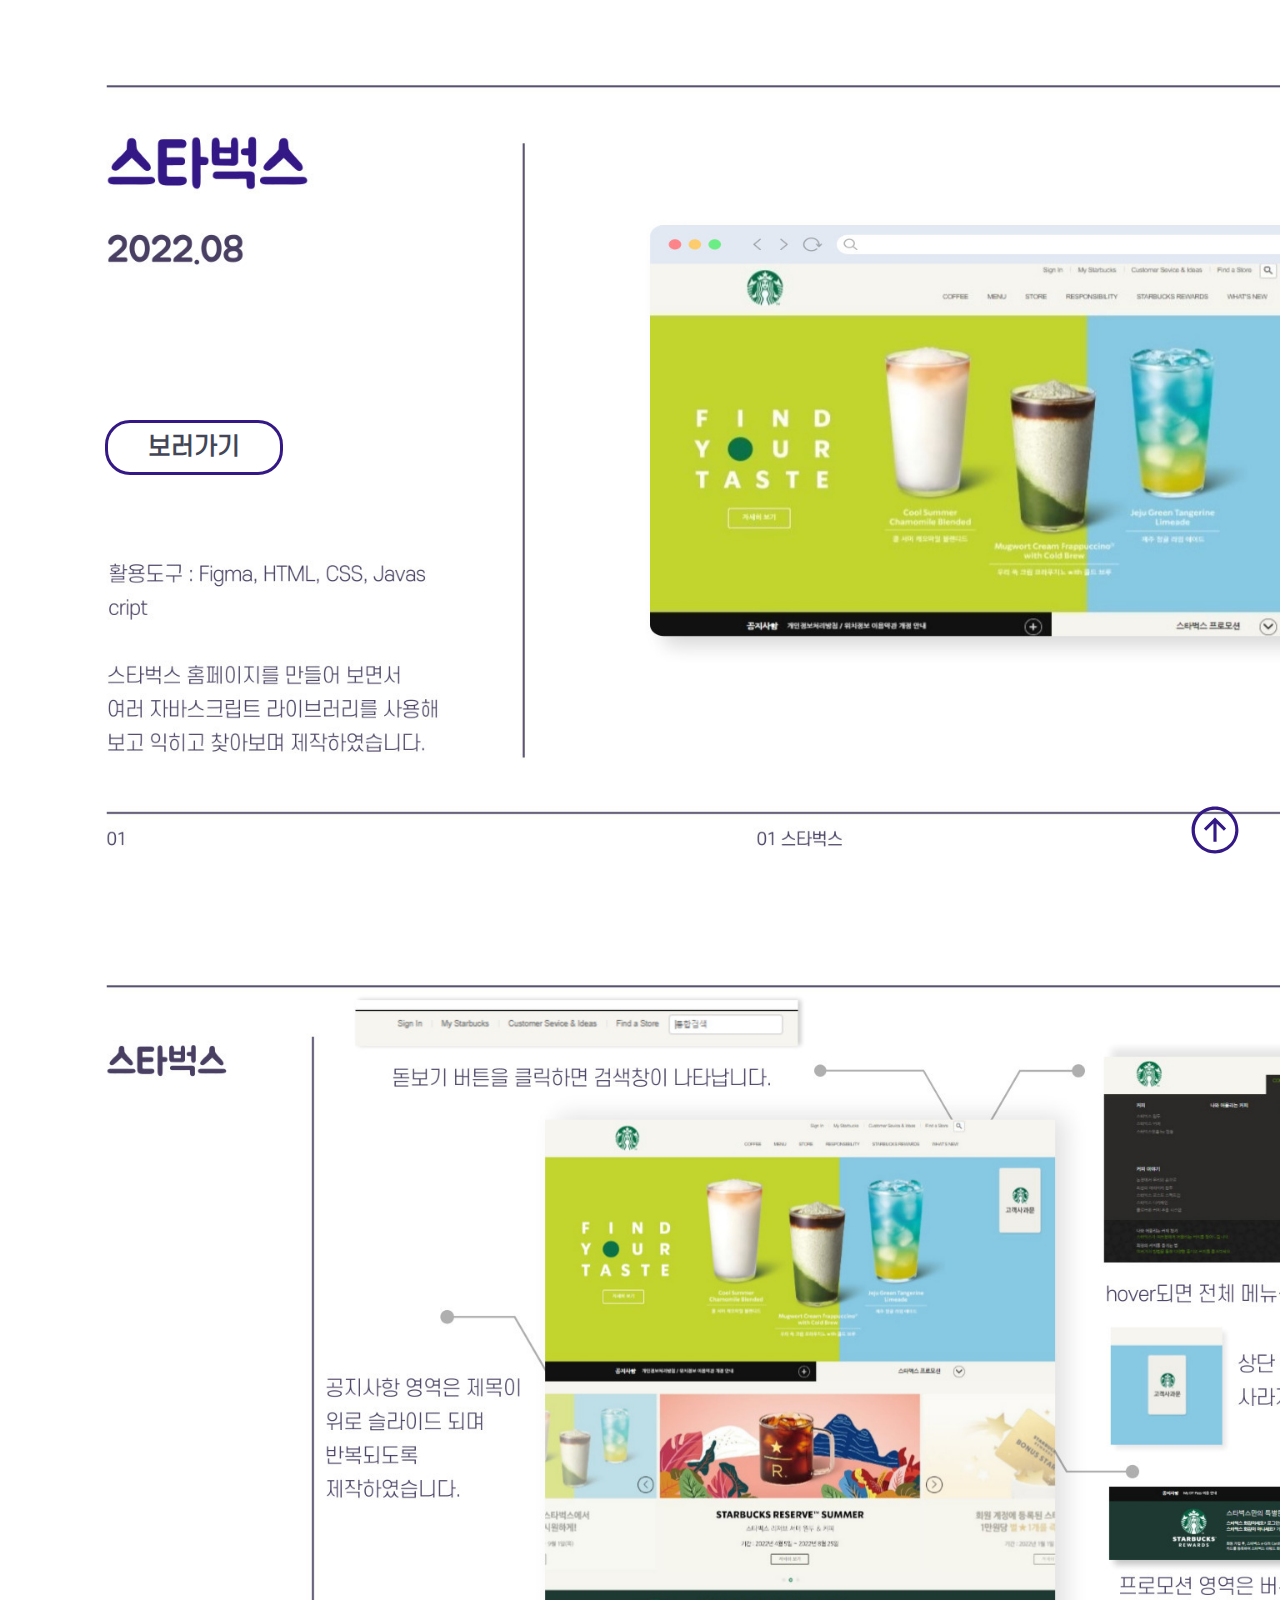
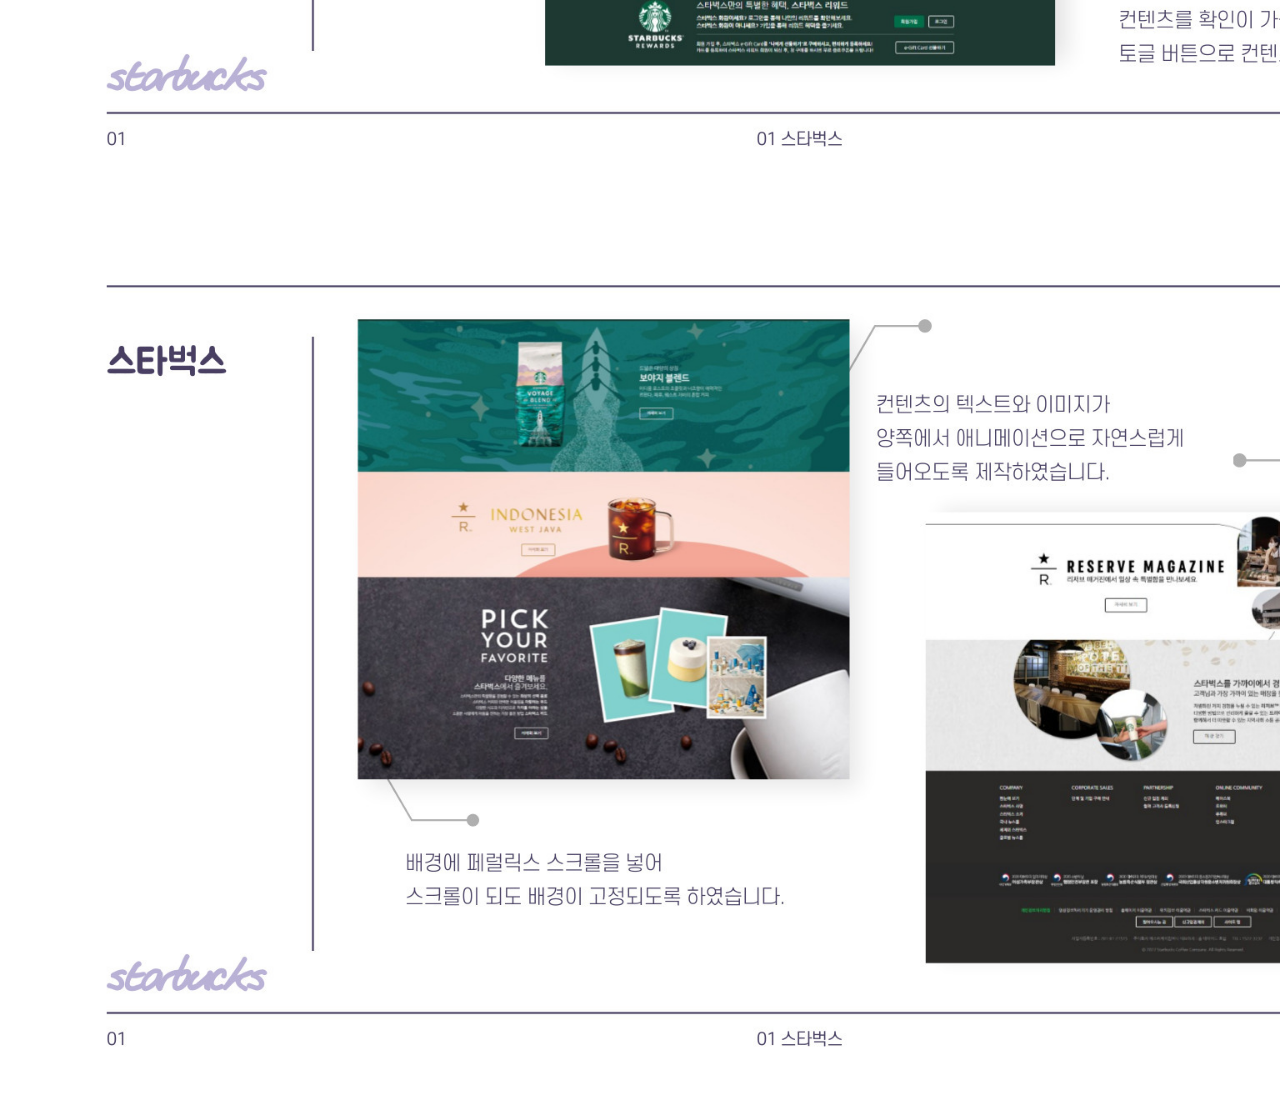
<file: sub-starbucks.html>
<!DOCTYPE html>
<html lang="en">
<head>
    <meta charset="UTF-8">
    <meta http-equiv="X-UA-Compatible" content="IE=edge">
    <meta name="viewport" content="width=device-width, initial-scale=1.0">
    <title>스타벅스 홈페이지</title>
    <link rel="stylesheet" href="./css/sub-style.css">
</head>
<body>
    <div class="container">
        <a href="https://zlrlo24.github.io/starbucks/" target="blank">보러가기</a>
        <img src="./images/starbucks-info.jpg" alt="starbucks">
    </div>
    <a href="#" class="top-btn"><img src="./images/top-btn.svg" alt="위로가기"></a>
</body>
</html>
</file>
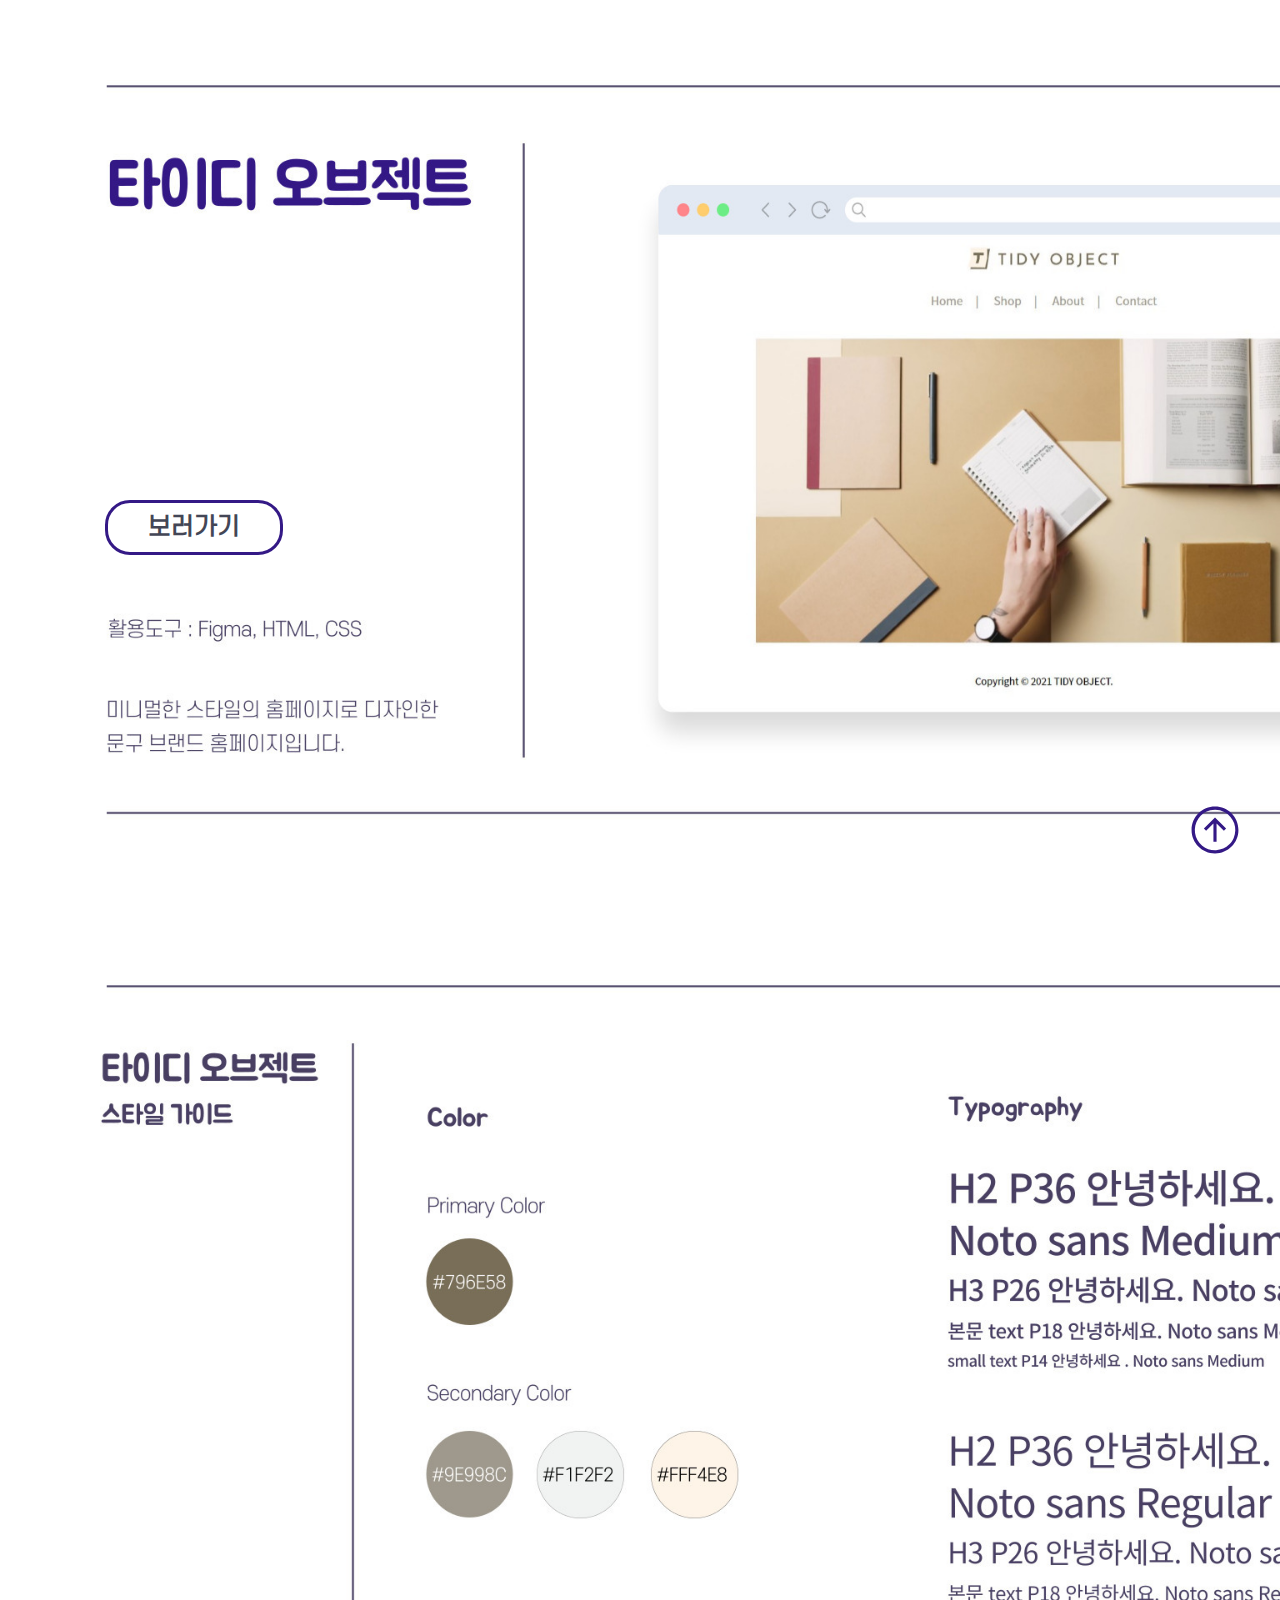
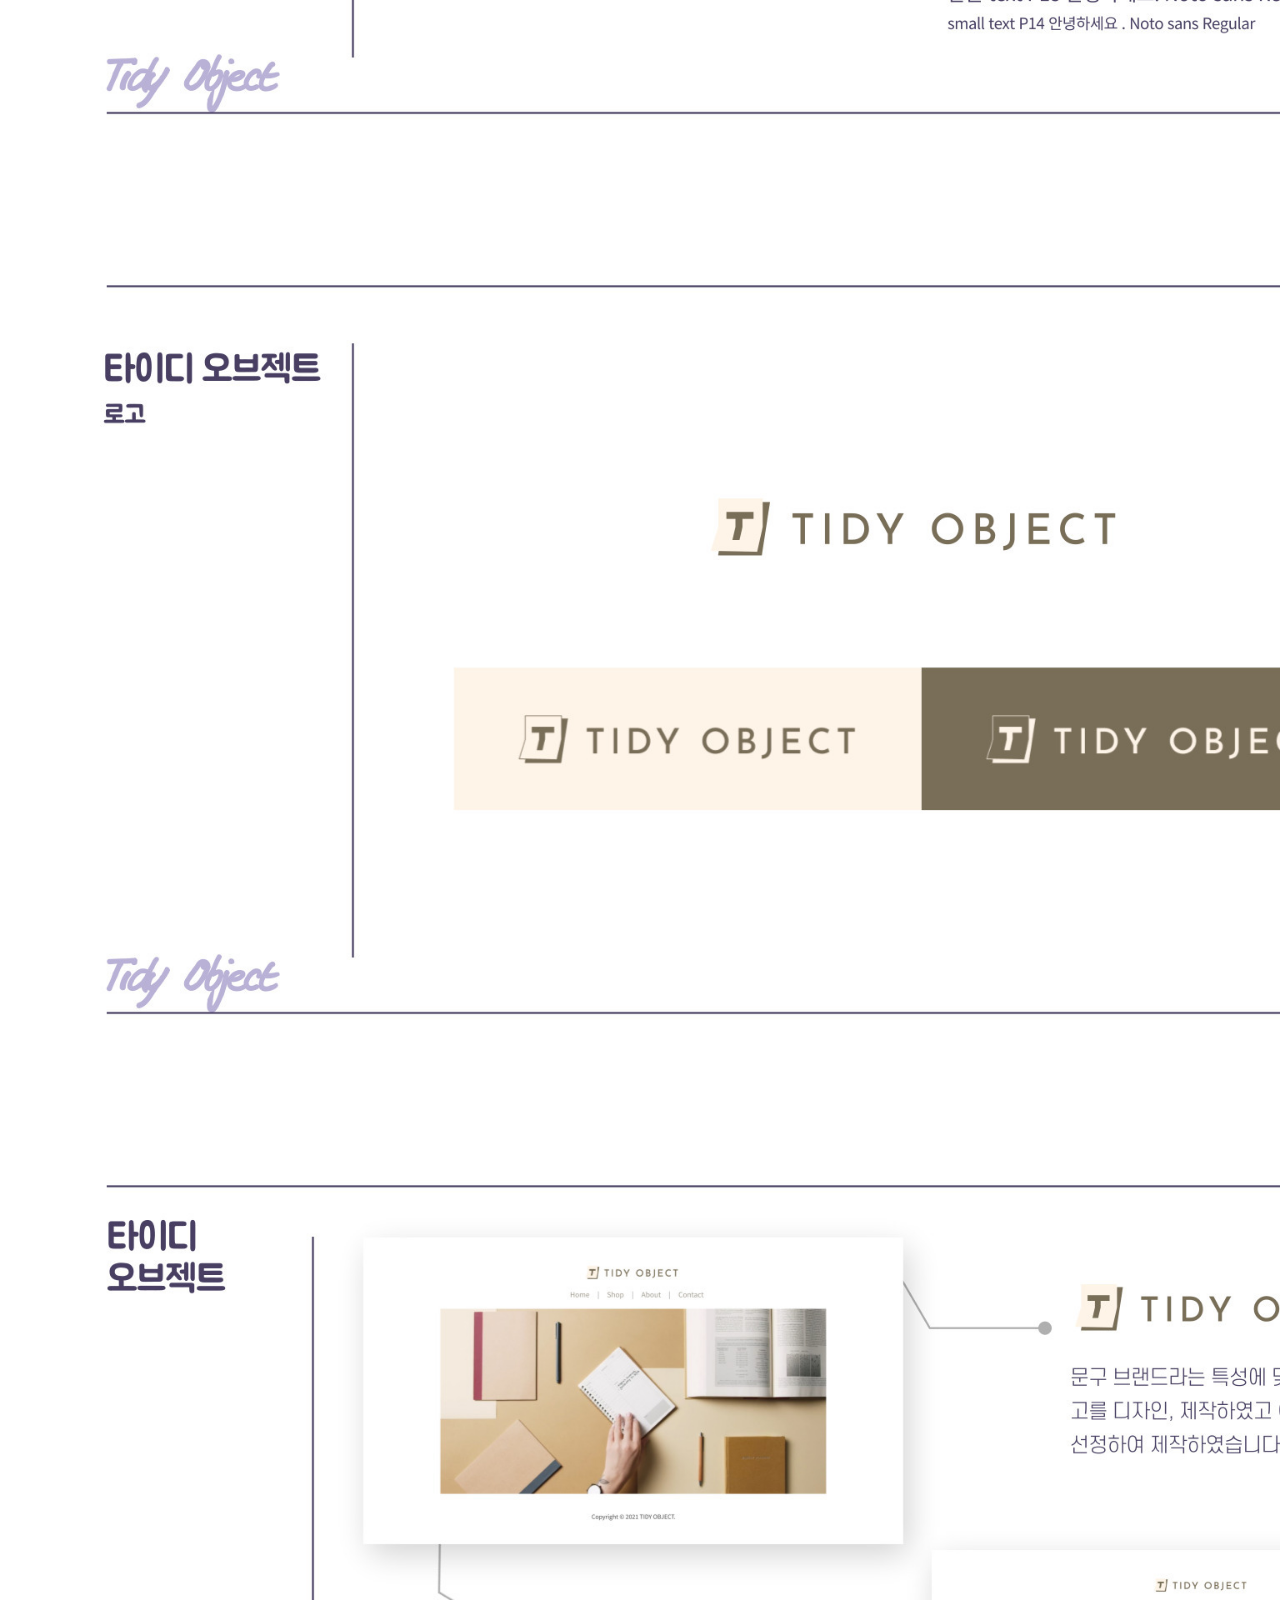
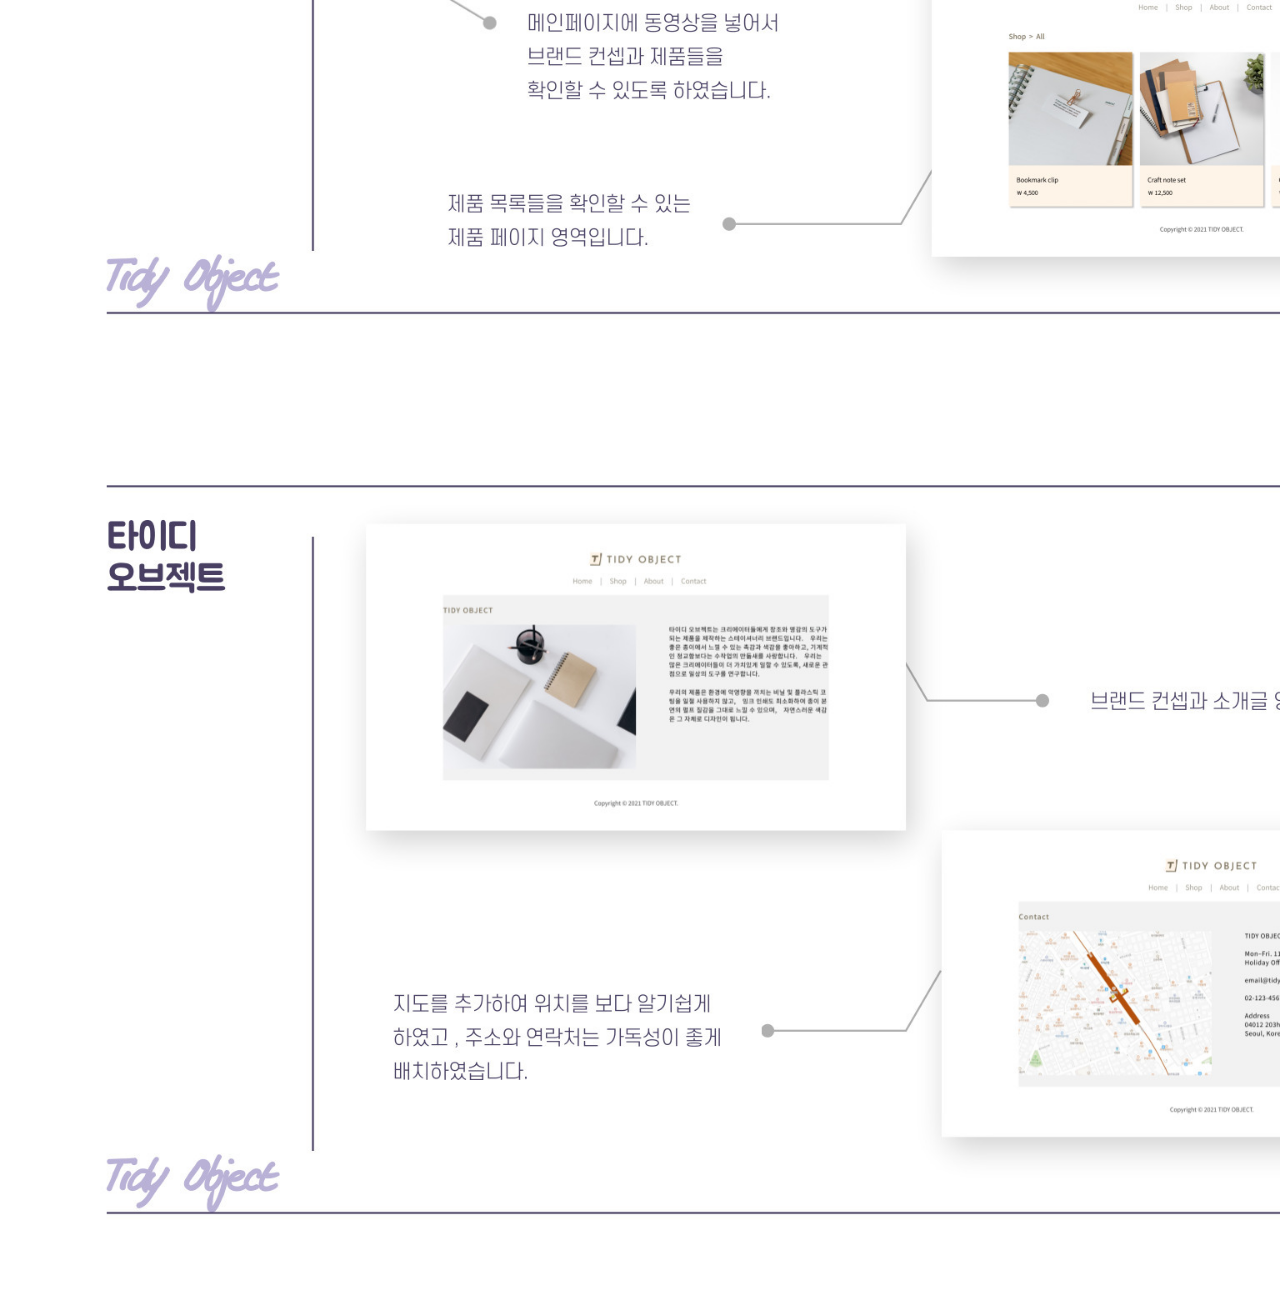
<file: sub-tidy.html>
<!DOCTYPE html>
<html lang="en">
<head>
    <meta charset="UTF-8">
    <meta http-equiv="X-UA-Compatible" content="IE=edge">
    <meta name="viewport" content="width=device-width, initial-scale=1.0">
    <title>문구 브랜드 홈페이지</title>
    <link rel="stylesheet" href="./css/sub-style.css">
</head>
<body id="tidy">
    <div class="container">
        <a href="https://zlrlo24.github.io/tidy-object-homepage/" target="blank">보러가기</a>
        <img src="./images/tidy-info.jpg" alt="tidy">
    </div>
    <a href="#" class="top-btn"><img src="./images/top-btn.svg" alt="위로가기"></a>
</body>
</html>
</file>
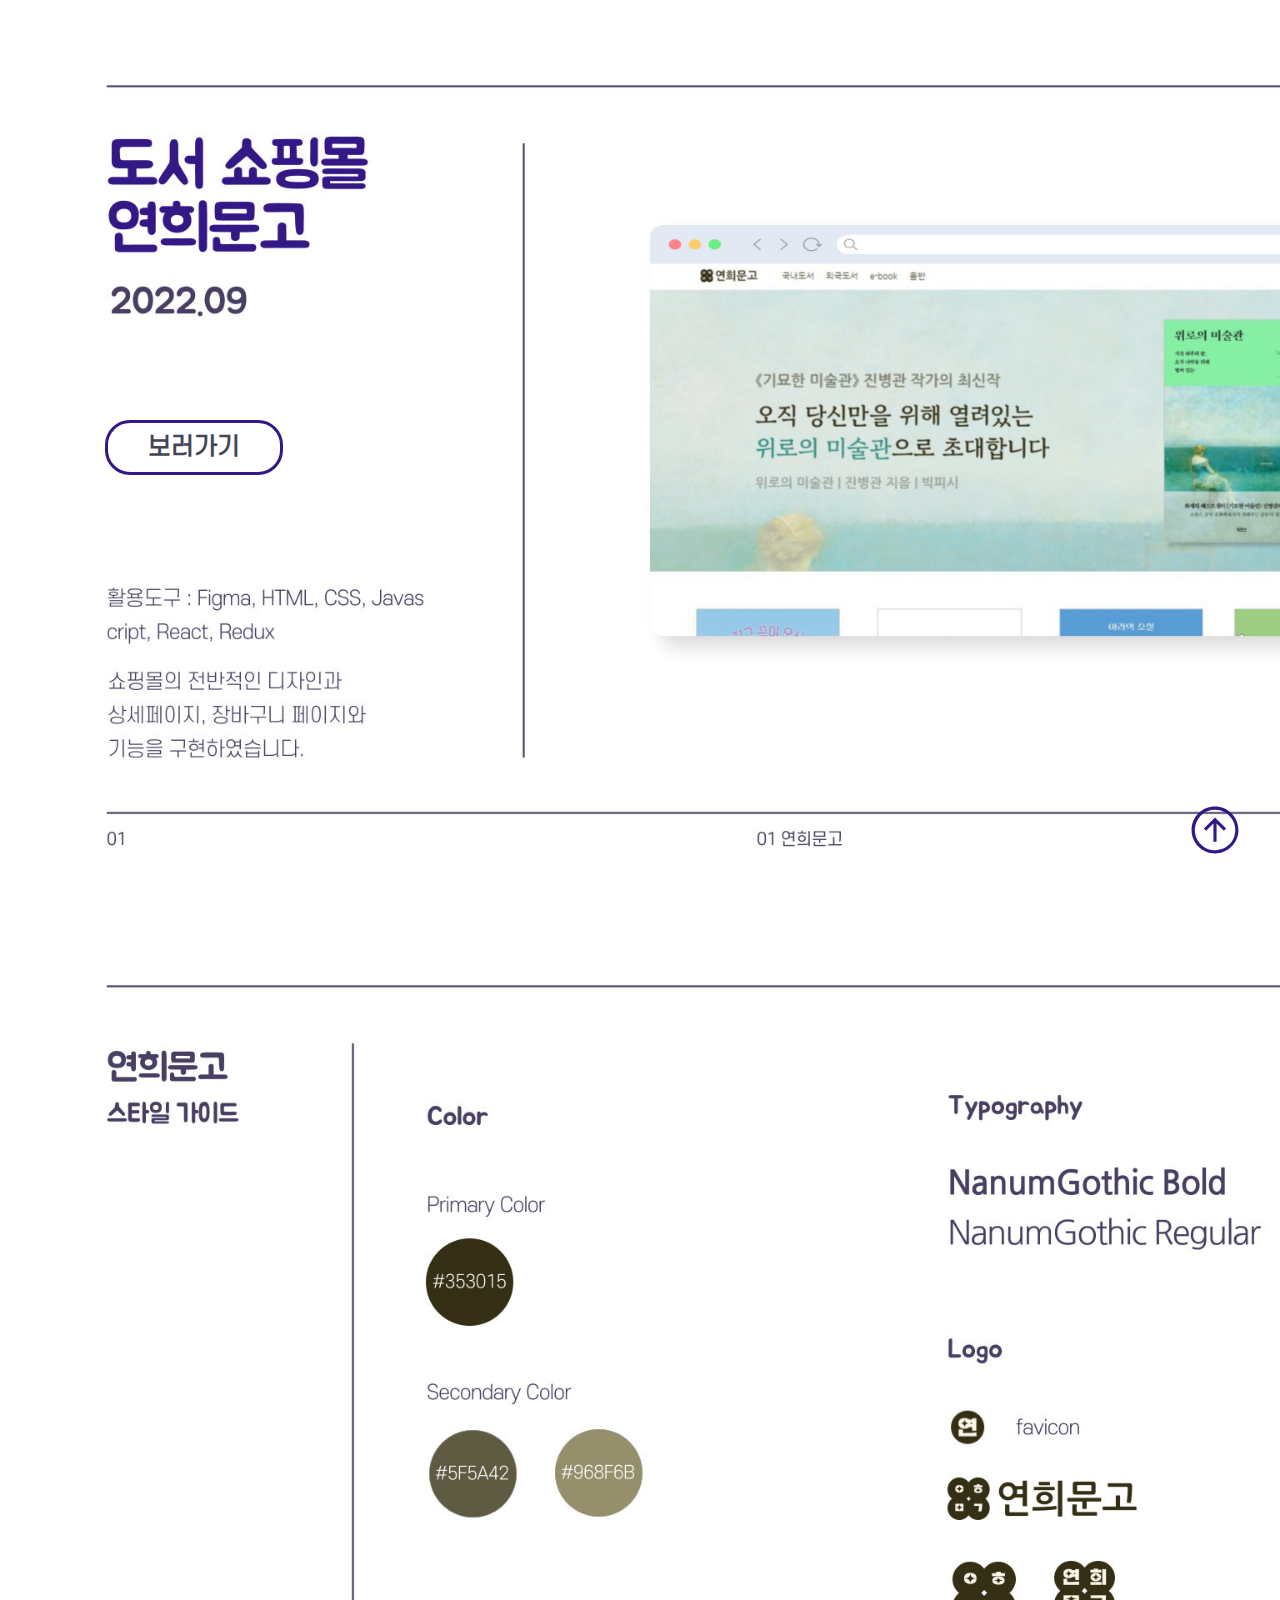
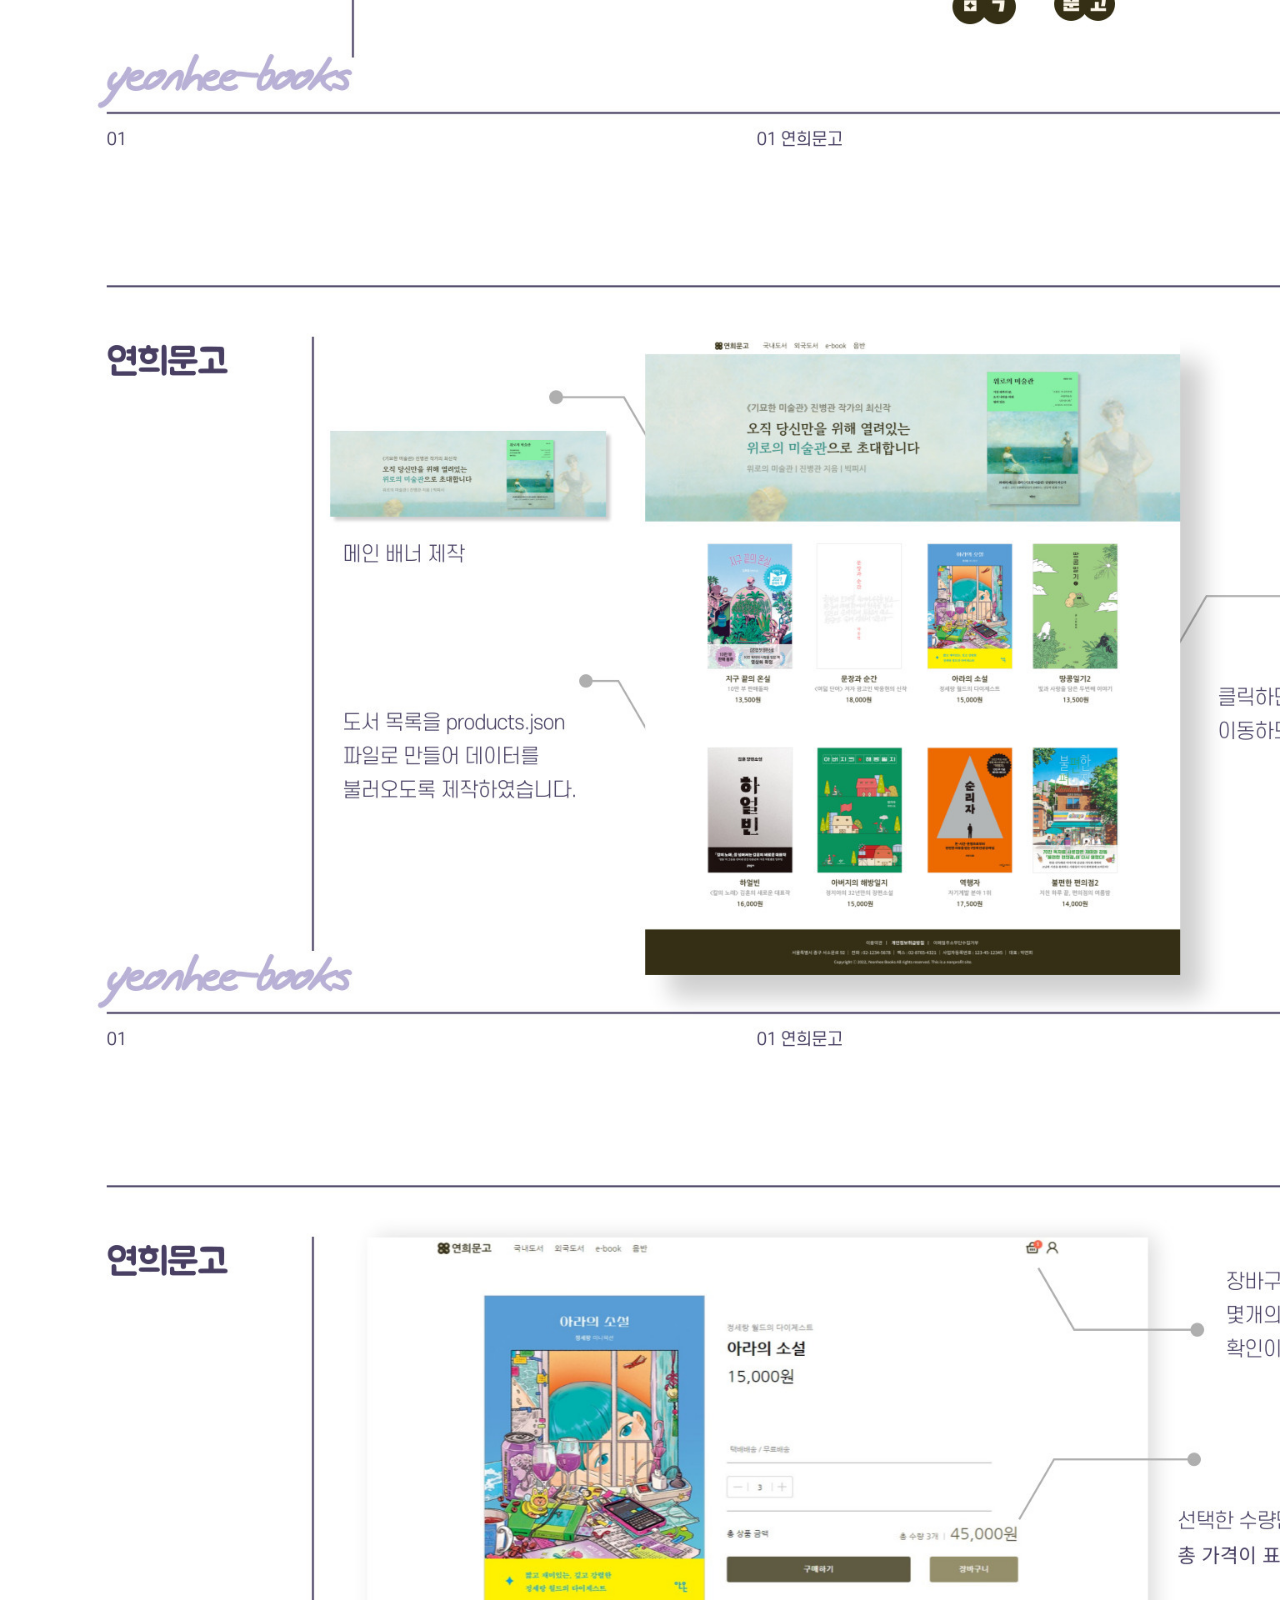
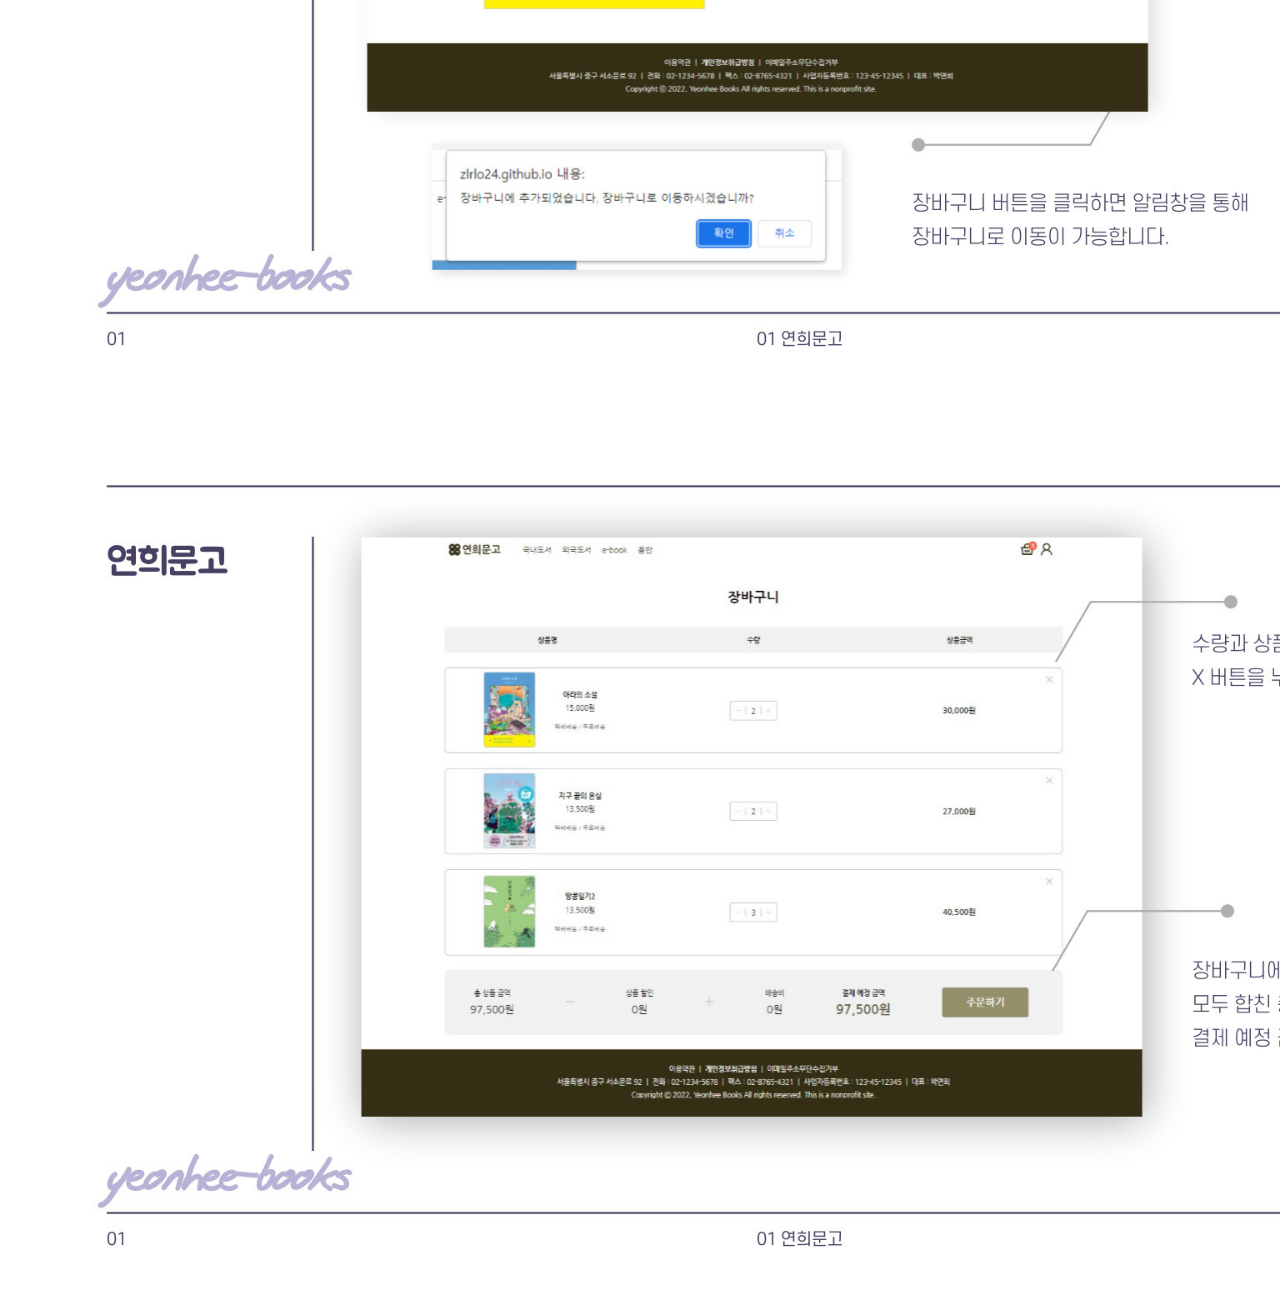
<file: sub-yeonheebooks.html>
<!DOCTYPE html>
<html lang="en">
<head>
    <meta charset="UTF-8">
    <meta http-equiv="X-UA-Compatible" content="IE=edge">
    <meta name="viewport" content="width=device-width, initial-scale=1.0">
    <title>연희문고</title>
    <link rel="stylesheet" href="./css/sub-style.css">
</head>
<body>
    <div class="container">
        <a href="https://zlrlo24.github.io/yeonheeBooks/" target="blank">보러가기</a>
        <img src="./images/yeonhee-books-info.jpg" alt="yeonhee-books">
    </div>
    <a href="#" class="top-btn"><img src="./images/top-btn.svg" alt="위로가기"></a>
</body>
</html>
</file>
<file: css/style.css>
/* style.css */
:root {
    --bg-color:#F7F8FF;
    --text-color:#434656;
    --main-color1: #341986;
    --main-color2:#3AA9EA;
    --secondary-color1:#BAE5FF;
    --secondary-color2:#DFD4FF;
}

@font-face {
    font-family: "SCDream";
    src: url(../fonts/SCDream4.otf);
}

body {
    background-color: var(--bg-color);
    font-family: 'Montserrat', 'SCDream';
    margin: 0;
    padding: 0;
    box-sizing: border-box;
}

header {
    font-family: 'Montserrat', sans-serif;
    background-color: #F7F8FF;
}

#home {
    height: 100vh;
    width: 100%;
    position: relative;
    margin: 0 auto;
    margin-top: 90px;
    font-family: 'Montserrat', sans-serif;
}

#home .title-group h1 {
    font-size: 180px;
    font-weight: 900;
    color: var(--bg-color);
    -webkit-text-stroke: 1px rgba(52, 25, 134, 0.17);
}

#home .title-group h1:first-child {
    position: absolute;
    top: 130px;
}

#home .title-group h1:last-child {
    position: absolute;
    top: 415px;
    right: 217px;
}


#home .elipse img:first-child {
    width: 500px;
    position: absolute;
    left: 90px;
    top: 300px;
    animation-name: elipse1;
    animation-duration: 5s;
    animation-iteration-count: infinite;
    animation-direction: alternate;
    animation-timing-function: ease-in-out;
}

@keyframes elipse1 {
    from {
        transform: translate(0, 0);
        margin: 0;
    }
    to {
        margin-top: 100px;
        margin-left: 50px;
       transform: translate(100px, 0) rotate(-20deg);
    }
}

#home .elipse img:last-child {
    width: 475px;
    position: absolute;
    right: 147px;
    top: 42px;
    animation-name: elipse2;
    animation-duration: 5s;
    animation-delay: 1.5s;
    animation-iteration-count: infinite;
    animation-direction: alternate;
    animation-timing-function: ease-in-out;
}

@keyframes elipse2 {
    from {
        transform: translate(0, 0);
        margin: 0;
    }
    to {
        margin-top: 50px;
        margin-right: 50px;
       transform: translate(-80px, 0) rotate(-10deg);
    }
}

#home .title-text h1 {
    font-size: 96px;
    font-weight: 800;
    color: var(--text-color);
    position: absolute;
}

#home .title-text h1:first-child {
    top: 255px;
}

#home .title-text h1:last-child {
    top: 400px;
    right: 200px;
}

/* .title-text h1 span {
    -webkit-text-stroke: 2px #434656;
    color: var(--bg-color);
} */

#home .title-text h1:first-child span:hover{
    background-color: var(--main-color1);
    color: #fff;
    transition: 0.3s;
}

#home .title-text h1:last-child span:hover{
    background-color: var(--main-color2);
    color: #fff;
    transition: 0.3s;
}




/* about */
#about h1 {
    font-weight: 900;
    font-size: 58px;
    text-shadow: 4px 4px 4px rgba(0, 0, 0, 0.25);
    margin-top: 50px;
}

.animate__animated.animate__pulse {
    --animate__infinite: infinite;
  }

.about-info1 h2 {
    font-weight: 700;
    margin-bottom: 48px;
    margin-top: 100px;
}

.about-info1 p {
    font-size: 24px;
}

.about-info2 {
    margin-top: 70px;
}

.about-text h2 {
    font-style: 36px;
    font-weight: 900;
}

.about-text p {
    font-size: 20px;
    font-weight: normal;
    margin-left: 20px;
    line-height: 40px;
}

.about-text {
    margin-bottom: 30px;
}
.about-info-img {
    width: 300px;
    margin-top: 100px;
}


/* works */
.card {
    margin-bottom: 100px;
}

.img-box {
    overflow: hidden;
}

.img-box > img {
    transition: 1s;
    transform: 1.5s;
}

.img-box:hover > img {
    transform: scale(1.2);
}


#works h1 {
    font-weight: 900;
    font-size: 58px;
    text-shadow: 4px 4px 4px rgba(0, 0, 0, 0.25);
    margin-bottom: 100px;
    margin-top: 50px;
}

.card-body {
    padding-bottom: 25px;
}

.card-body h4 {
    font-size: 24px;
    margin-top: 15px;
    margin-bottom: 25px;
}

#works .works-btn {
    border: 1px solid var(--text-color);
    border-radius: 20px;
    background-color: var(--secondary-color1);
    color: var(--text-color);
    padding: 5px 20px;
    font-size: 18px;
    text-decoration: none;
}

#works .works-btn:hover {
    border: 1px solid var(--text-color);
    border-radius: 20px;
    background-color: var(--main-color2);
    transition: 0.3s;
    color: #fff;
    padding: 5px 20px;
    font-size: 18px;
    text-decoration: none;
}

/* modal */
.modal-body img {
    width: 100%;
}



/* etc */
#etc h1 {
    font-weight: 900;
    font-size: 58px;
    text-shadow: 4px 4px 4px rgba(0, 0, 0, 0.25);
    margin-bottom: 100px;
    margin-top: 50px;
}

#etc .book > .etc-btn {
    padding: 8px 20px;
    margin-top: 10px;
}

#etc .book {
    margin-bottom: 7px;
}

#etc .book h4 {
    margin-bottom: 30px;
}


#etc .etc-btn{
    border: 1px solid var(--text-color);
    border-radius: 20px;
    background-color: var(--secondary-color2);
    color: var(--text-color);
    padding: 5px 20px;
    font-size: 18px;
    text-decoration: none;
}

#etc .etc-btn:hover {
    border: 1px solid var(--text-color);
    border-radius: 20px;
    background-color: var(--main-color1);
    transition: 0.3s;
    color: #fff;
    padding: 5px 20px;
    font-size: 18px;
    text-decoration: none;
}

#etc .card img {
    object-fit: cover;
}



/* contact */
#contact {
    height: 100vh;
    width: 100%;
    position: relative;
    margin: 0 auto;
    padding-top: 50px;
}

#contact .title-group h1 {
    font-size: 180px;
    font-weight: 900;
    color: var(--bg-color);
    -webkit-text-stroke: 1px rgba(52, 25, 134, 0.17);
    z-index: 1;
    margin-top: 250px;
    
}

#contact .elipse img:first-child {
    width: 475px;
    position: absolute;
    left: 110px;
    top: 30px;
    animation-name: elipse3;
    animation-duration: 5s;
    animation-iteration-count: infinite;
    animation-direction: alternate;
    animation-timing-function: ease-in-out;
    z-index: 2;
}

@keyframes elipse3 {
    from {
        transform: translate(0, 0);
        margin: 0;
    }
    to {
        margin-top: 100px;
        margin-left: 50px;
       transform: translate(100px, 0) rotate(-20deg);
    }
}

#contact .elipse img:last-child {
    width: 470px;
    position: absolute;
    right: 80px;
    bottom: 50px;
    animation-name: elipse4;
    animation-duration: 5s;
    animation-delay: 1.5s;
    animation-iteration-count: infinite;
    animation-direction: alternate;
    animation-timing-function: ease-in-out;
    z-index: 3;
}

@keyframes elipse4 {
    from {
        transform: translate(0, 0);
        margin: 0;
    }
    to {
        margin-top: 50px;
        margin-right: 50px;
       transform: translate(-80px, 0) rotate(-10deg);
    }
}

#contact .title-text h1 {
    font-weight: 900;
    font-size: 58px;
    text-shadow: 4px 4px 4px rgba(0, 0, 0, 0.25);
    margin-bottom: 100px;
    margin-top: 50px;
}

#contact .title-text {
    position: absolute;
    z-index: 4;
    top: 50%; 
    left: 50%; 
    transform: translate(-50%, -50%);
}

#contact .title-text h3 {
    font-size: 36px;
    font-weight: bold;
    margin-bottom: 80px;
    line-height: 50px;
}

#contact .title-text h2 {
    font-size: 36px;
    font-weight: 900;
    margin-bottom: 80px;
}

#contact .title-text p {
    font-size: 20px;
}

.animate__bounceIn {
    --animate-duration: 2s;
}

.top-btn {
    position: fixed;
    right: 40px;
    bottom: 40px;
    cursor: pointer;
    z-index: 99;
    display: none;
}

.top-btn img {
    width: 50px;
}


@media (max-width:900px) {
    body {
        width: 100%;
    }

    #home .title-text h1 {
        font-size: 36px;
        left: 30px;
    }
    #home .title-text h1:last-child {
        top: 400px;
        left: 30px;
    }
    #home .container {
        width: 100%;
    }

    #home .title-group h1 {
        font-size: 100px;
    }

    .about-info1 h2 {
        font-size: 24px;
    }

    .about-info1 p {
        font-size: 20px;
    }

    #contact .title-text h3 {
        font-size: 28px;
    }

    #contact .title-text h2 {
        font-size: 30px;
    }

    #contact .title-text p {
        font-size: 18px;
    }

    #contact .title-group h1 {
        font-size: 100px;
    }
    
    
}
</file>
<file: css/sub-style.css>
/* sub-style.css */
:root {
    --bg-color:#F7F8FF;
    --text-color:#434656;
    --main-color1: #341986;
    --main-color2:#3AA9EA;
    --secondary-color1:#BAE5FF;
    --secondary-color2:#DFD4FF;
}

@font-face {
    font-family: "SCDream";
    src: url(../fonts/SCDream4.otf);
}

body {
    font-family: 'Montserrat', 'SCDream';
    margin: 0 auto;
}

.container {
    width: 1600px;
    margin: 0 auto;
    position: relative;
}

.container img {
    width: 1600px;
}

.container a {
    font-size: 24px;
    font-weight: 900;
    text-decoration: none;
    color: var(--text-color);
    border: 3px solid var(--main-color1);
    border-radius: 25px;
    padding: 10px 40px;
    position: absolute;
    top: 420px;
    left: 105px;
}


.container a:hover {
    font-size: 24px;
    font-weight: 900;
    text-decoration: none;
    color: #fff;
    border: 3px solid var(--main-color1);
    background-color: var(--main-color1);
    transition: 0.3s;
    border-radius: 25px;
    padding: 10px 40px;
    position: absolute;
    top: 420px;
    left: 105px;
}


/* aesop */
#aesop .container a {
    font-size: 24px;
    font-weight: 900;
    text-decoration: none;
    color: var(--text-color);
    border: 3px solid var(--main-color1);
    border-radius: 25px;
    padding: 10px 40px;
    position: absolute;
    top: 450px;
    left: 105px;
}


#aesop .container a:hover {
    font-size: 24px;
    font-weight: 900;
    text-decoration: none;
    color: #fff;
    border: 3px solid var(--main-color1);
    background-color: var(--main-color1);
    transition: 0.3s;
    border-radius: 25px;
    padding: 10px 40px;
    position: absolute;
    top: 450px;
    left: 105px;
}


/* tidy */
#tidy .container a {
    font-size: 24px;
    font-weight: 900;
    text-decoration: none;
    color: var(--text-color);
    border: 3px solid var(--main-color1);
    border-radius: 25px;
    padding: 10px 40px;
    position: absolute;
    top: 500px;
    left: 105px;
}


#tidy .container a:hover {
    font-size: 24px;
    font-weight: 900;
    text-decoration: none;
    color: #fff;
    border: 3px solid var(--main-color1);
    background-color: var(--main-color1);
    transition: 0.3s;
    border-radius: 25px;
    padding: 10px 40px;
    position: absolute;
    top: 500px;
    left: 105px;
}


/* hanmaum */
#hanmaum .container a {
    font-size: 24px;
    font-weight: 900;
    text-decoration: none;
    color: var(--text-color);
    border: 3px solid var(--main-color1);
    border-radius: 25px;
    padding: 10px 40px;
    position: absolute;
    top: 450px;
    left: 105px;
}


#hanmaum .container a:hover {
    font-size: 24px;
    font-weight: 900;
    text-decoration: none;
    color: #fff;
    border: 3px solid var(--main-color1);
    background-color: var(--main-color1);
    transition: 0.3s;
    border-radius: 25px;
    padding: 10px 40px;
    position: absolute;
    top: 450px;
    left: 105px;
}

.top-btn {
    position: fixed;
    right: 40px;
    bottom: 40px;
    cursor: pointer;
}

.top-btn img {
    width: 50px;
}
</file>
